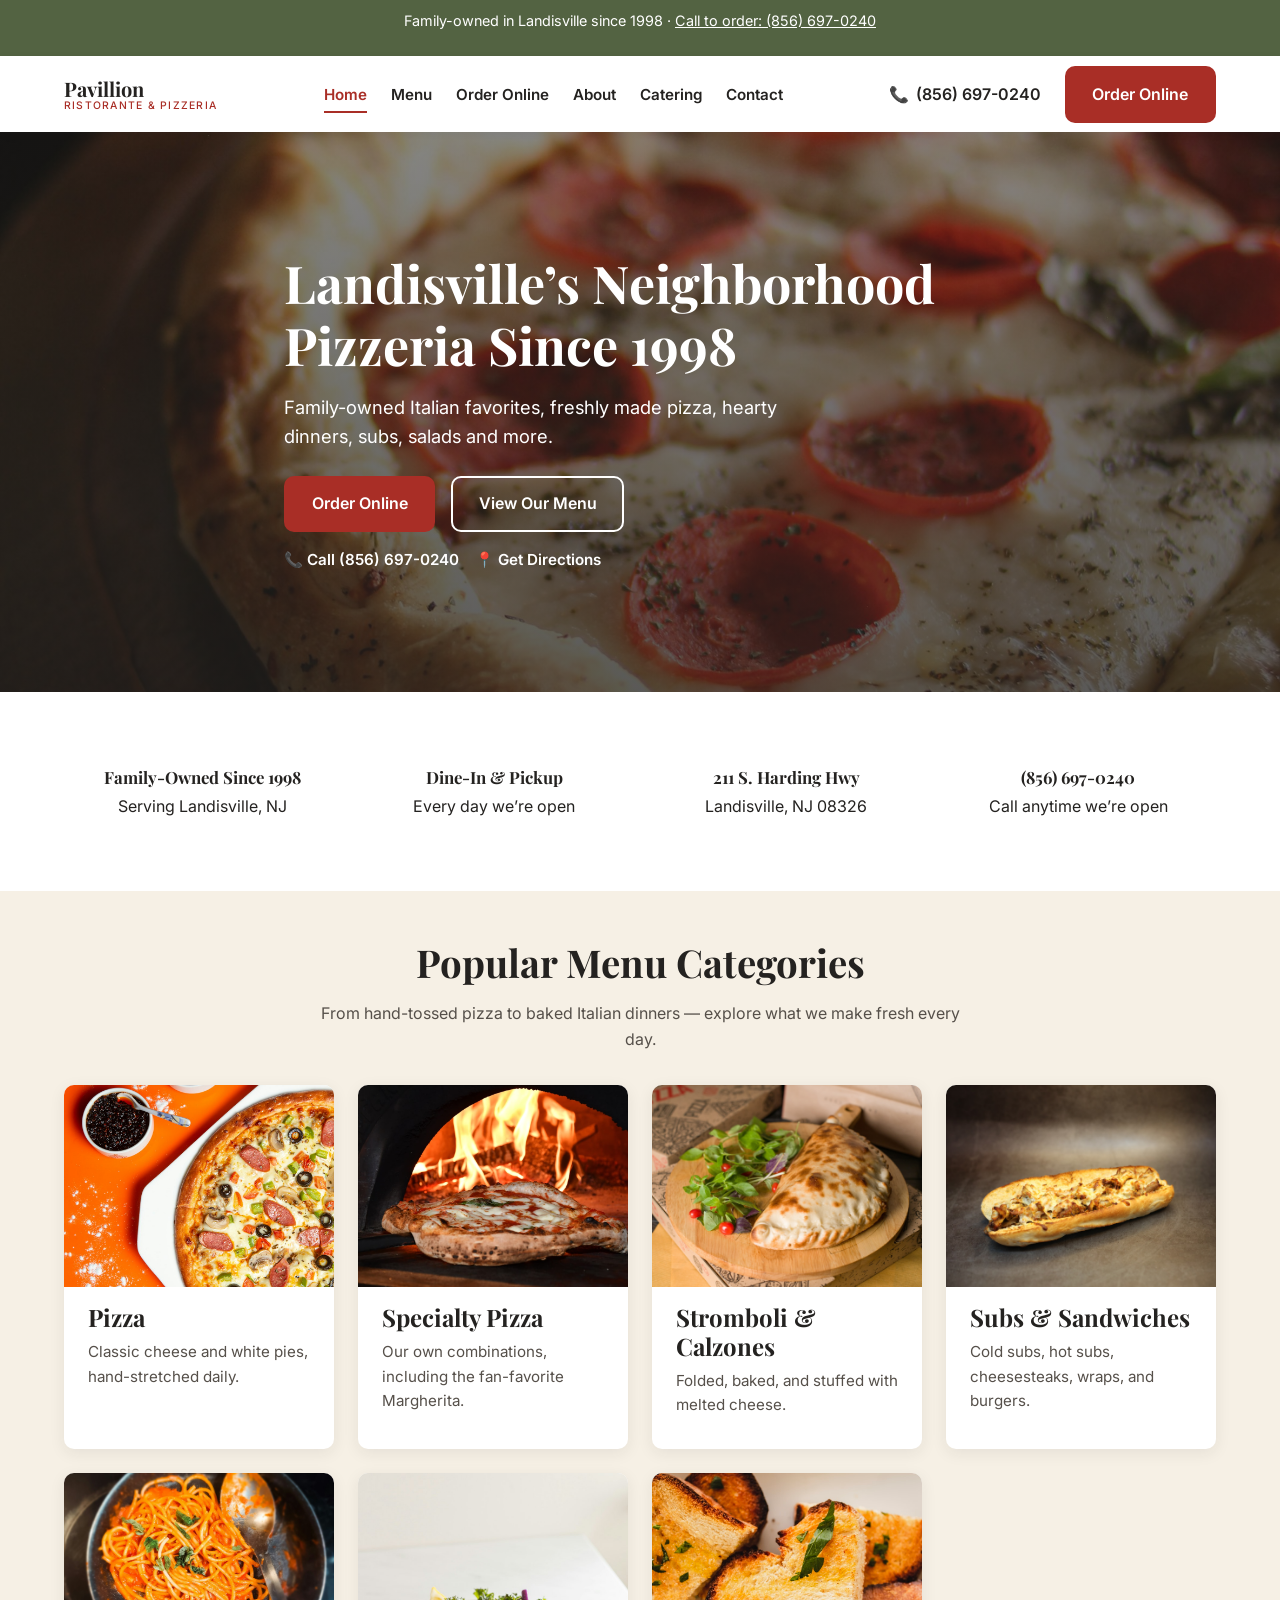
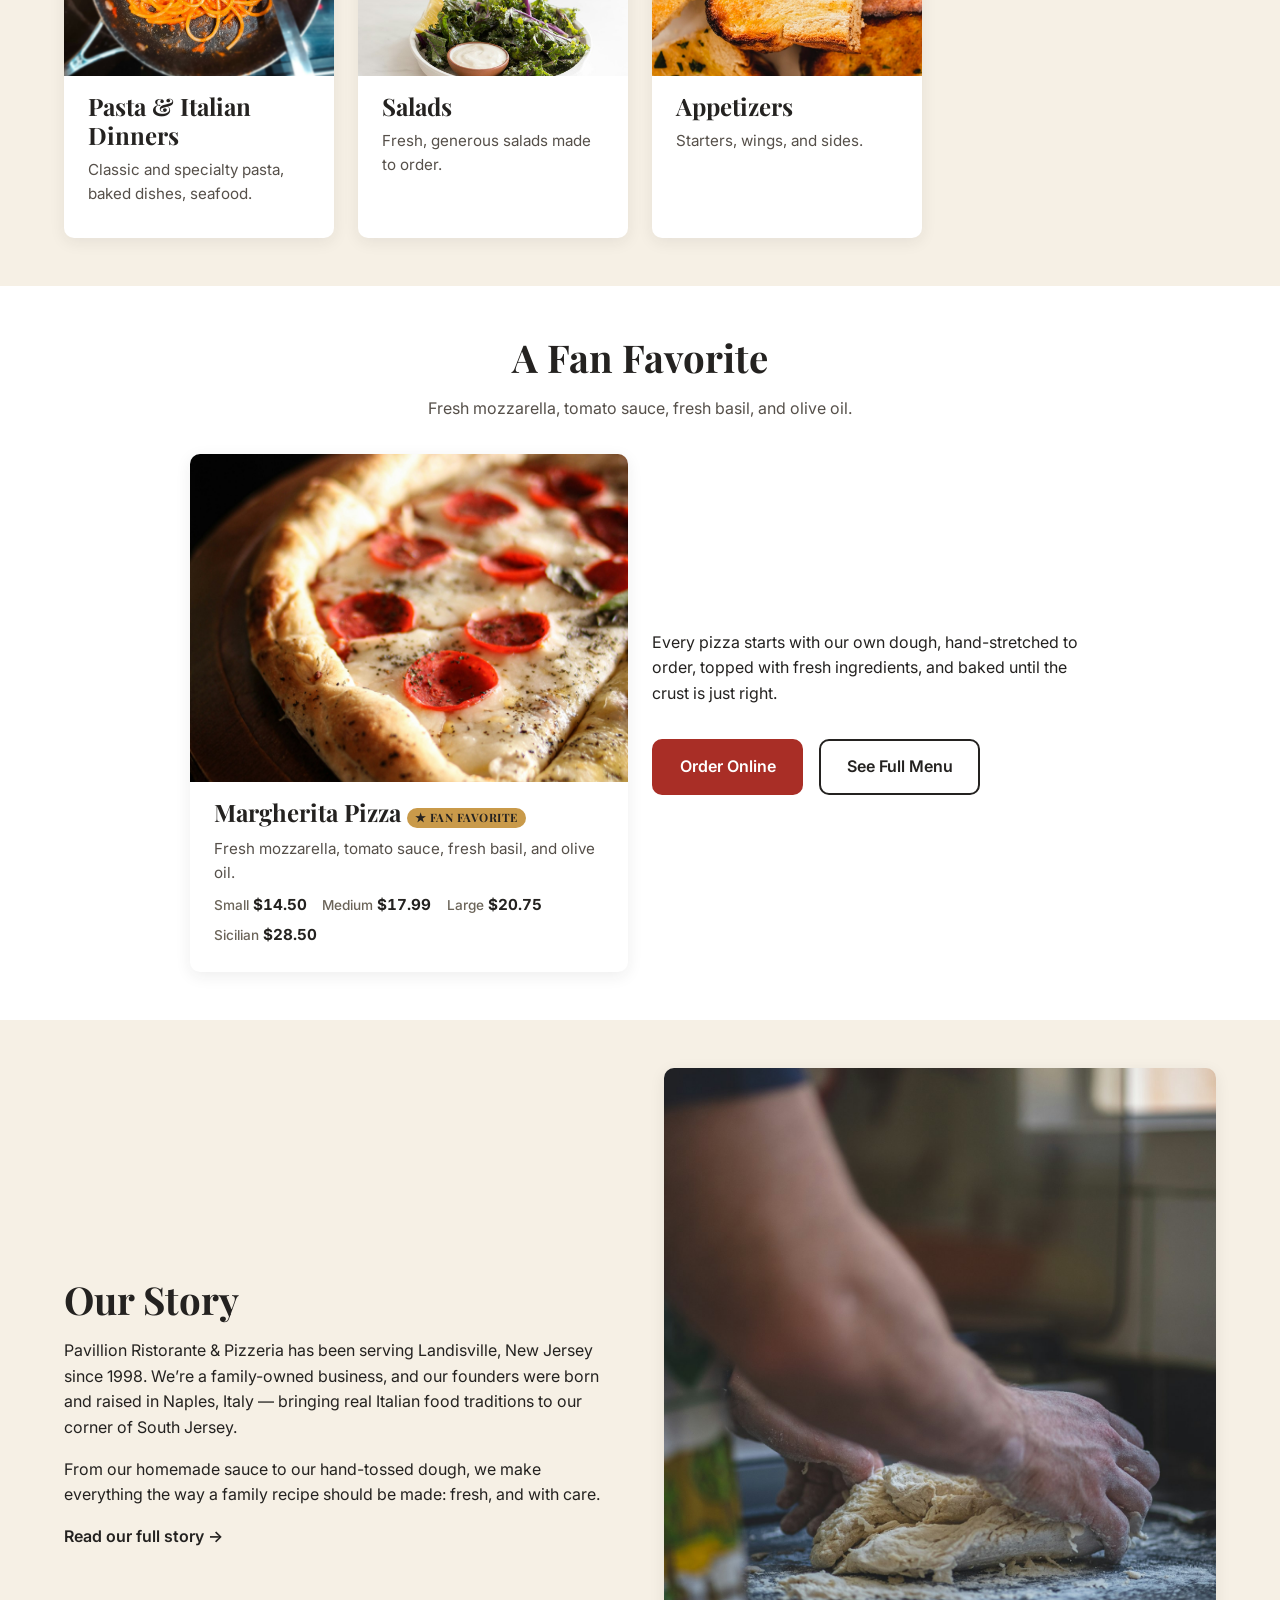
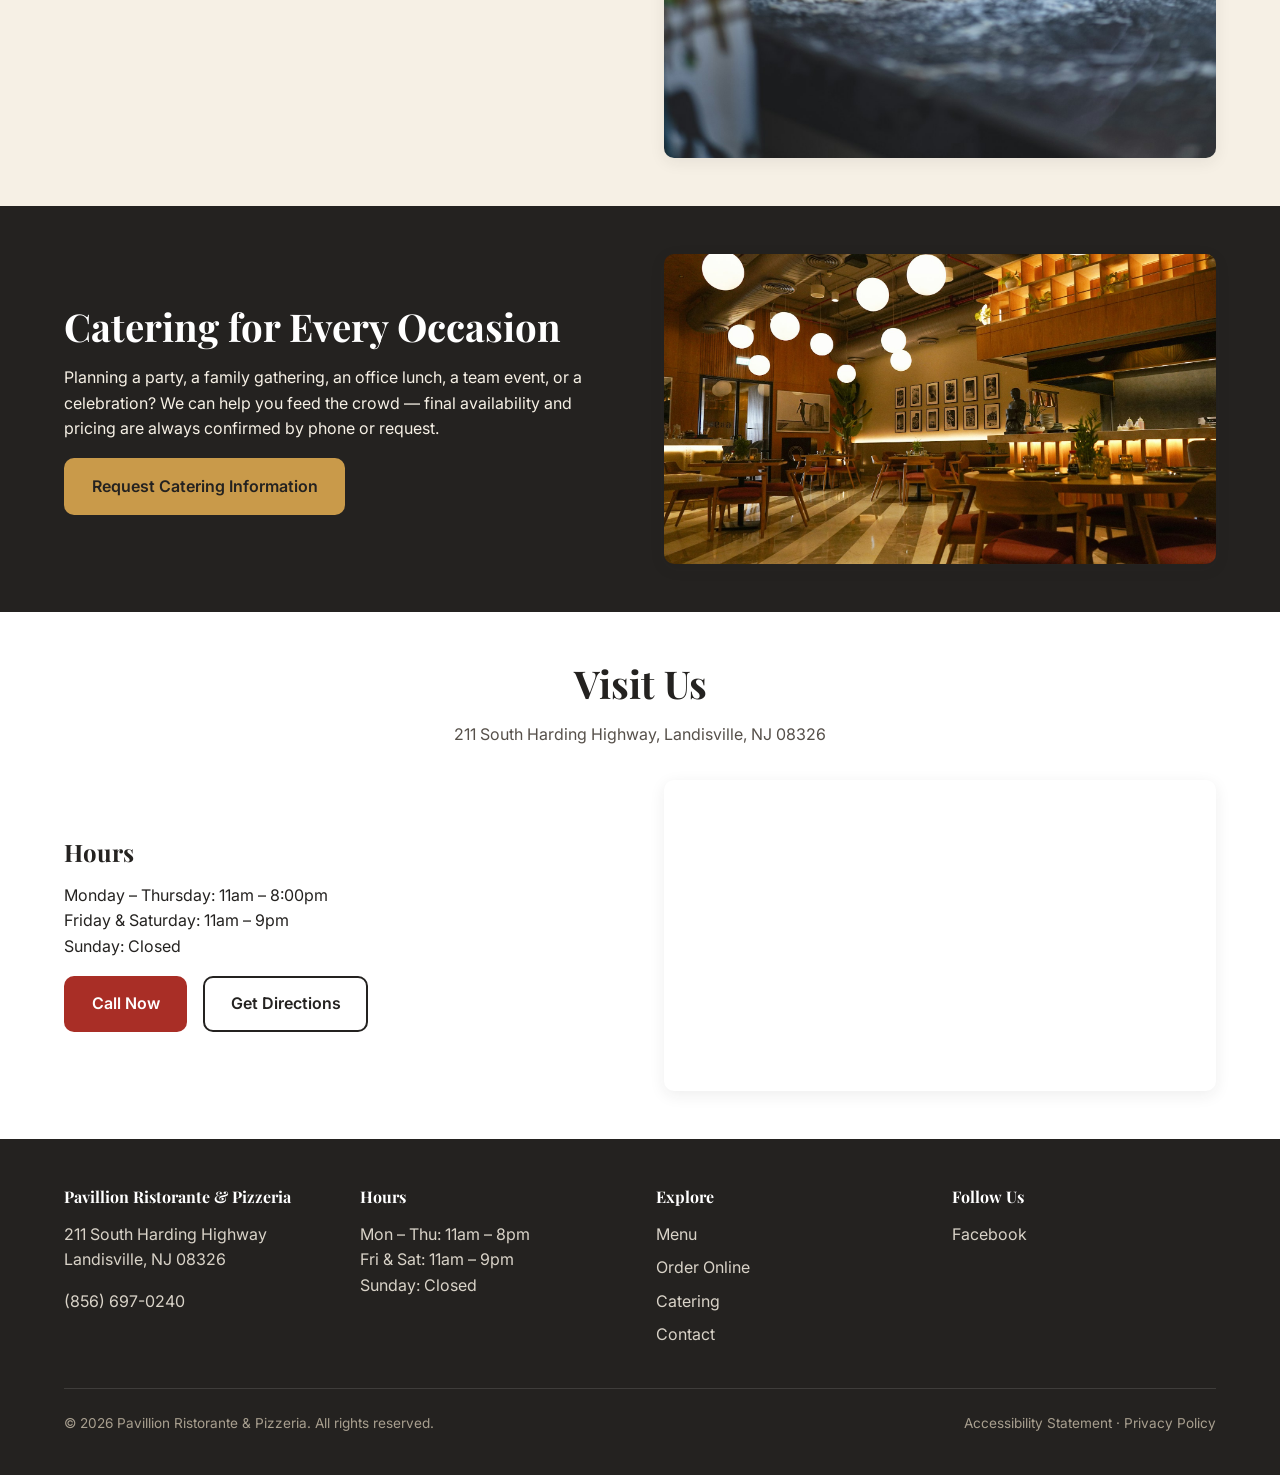
<file: docs/index.html>
<!DOCTYPE html>
<html lang="en">
<head>
<meta charset="UTF-8">
<meta name="viewport" content="width=device-width, initial-scale=1.0">
<title>Pavillion Pizza | Pizza &amp; Italian Food in Landisville, NJ</title>
<meta name="description" content="Enjoy pizza, subs, salads, pasta and Italian dinners at Pavillion Ristorante &amp; Pizzeria in Landisville, New Jersey. Family-owned since 1998.">
<link rel="canonical" href="https://nolandglitch.github.io/pavillion-pizza-website/">
<link rel="preconnect" href="https://fonts.googleapis.com">
<link rel="preconnect" href="https://fonts.gstatic.com" crossorigin>
<link href="https://fonts.googleapis.com/css2?family=Playfair+Display:wght@600;700&family=Inter:wght@400;500;600;700&display=swap" rel="stylesheet">
<link rel="stylesheet" href="assets/css/style.css">
<script type="application/ld+json">
{
  "@context": "https://schema.org",
  "@type": "Restaurant",
  "name": "Pavillion Ristorante & Pizzeria",
  "address": {
    "@type": "PostalAddress",
    "streetAddress": "211 South Harding Highway",
    "addressLocality": "Landisville",
    "addressRegion": "NJ",
    "postalCode": "08326",
    "addressCountry": "US"
  },
  "telephone": "+1-856-697-0240",
  "servesCuisine": ["Italian", "Pizza"],
  "priceRange": "$$",
  "openingHoursSpecification": [
    { "@type": "OpeningHoursSpecification", "dayOfWeek": ["Monday","Tuesday","Wednesday","Thursday"], "opens": "11:00", "closes": "20:00" },
    { "@type": "OpeningHoursSpecification", "dayOfWeek": ["Friday","Saturday"], "opens": "11:00", "closes": "21:00" }
  ]
}
</script>
</head>
<body>
<a class="skip-link" href="#main">Skip to main content</a>

<div class="announcement-bar" id="announcementBar">
  <p>Family-owned in Landisville since 1998 &middot; <a href="tel:+18566970240">Call to order: (856) 697-0240</a></p>
</div>

<header class="site-header">
  <div class="container">
    <a href="index.html" class="logo">Pavillion<span>Ristorante &amp; Pizzeria</span></a>
    <nav class="main-nav" aria-label="Main navigation">
      <ul>
        <li><a href="index.html" aria-current="page">Home</a></li>
        <li><a href="menu.html">Menu</a></li>
        <li><a href="order-online.html">Order Online</a></li>
        <li><a href="about.html">About</a></li>
        <li><a href="catering.html">Catering</a></li>
        <li><a href="contact.html">Contact</a></li>
      </ul>
    </nav>
    <div class="header-actions">
      <a class="header-call" href="tel:+18566970240" id="headerCallLink"><span aria-hidden="true">&#128222;</span> (856) 697-0240</a>
      <a class="btn btn-primary" href="order-online.html" id="headerOrderButton">Order Online</a>
    </div>
    <button class="mobile-menu-toggle" id="mobileMenuToggle" aria-label="Open menu" aria-expanded="false" aria-controls="mobileNav"><span></span></button>
  </div>
  <nav class="mobile-nav" id="mobileNav" aria-label="Mobile navigation">
    <a href="index.html" aria-current="page">Home</a>
    <a href="menu.html">Menu</a>
    <a href="order-online.html">Order Online</a>
    <a href="about.html">About</a>
    <a href="catering.html">Catering</a>
    <a href="contact.html">Contact</a>
    <a class="btn btn-primary btn-block" href="order-online.html">Order Online</a>
  </nav>
</header>

<main id="main">

  <section class="hero" style="background-image:url('assets/images/pavillion-cheese-pepperoni-pizza-hero.jpg');">
    <div class="container">
      <h1>Landisville&rsquo;s Neighborhood Pizzeria Since 1998</h1>
      <p class="lead">Family-owned Italian favorites, freshly made pizza, hearty dinners, subs, salads and more.</p>
      <div class="btn-row">
        <a class="btn btn-primary" href="order-online.html">Order Online</a>
        <a class="btn btn-ghost" href="menu.html">View Our Menu</a>
      </div>
      <div class="hero-links">
        <a href="tel:+18566970240">&#128222; Call (856) 697-0240</a>
        <a href="https://www.google.com/maps/dir/?api=1&destination=211+South+Harding+Highway+Landisville+NJ+08326" target="_blank" rel="noopener">&#128205; Get Directions</a>
      </div>
    </div>
  </section>

  <section class="section section--tight section--white">
    <div class="container">
      <div class="quick-info">
        <div class="quick-info-item">
          <strong>Family-Owned Since 1998</strong>
          <span>Serving Landisville, NJ</span>
        </div>
        <div class="quick-info-item">
          <strong>Dine-In &amp; Pickup</strong>
          <span>Every day we&rsquo;re open</span>
        </div>
        <div class="quick-info-item">
          <strong>211 S. Harding Hwy</strong>
          <span>Landisville, NJ 08326</span>
        </div>
        <div class="quick-info-item">
          <strong>(856) 697-0240</strong>
          <span>Call anytime we&rsquo;re open</span>
        </div>
      </div>
    </div>
  </section>

  <section class="section section--cream" id="menu-categories">
    <div class="container">
      <div class="section-heading">
        <h2>Popular Menu Categories</h2>
        <p>From hand-tossed pizza to baked Italian dinners &mdash; explore what we make fresh every day.</p>
      </div>
      <div class="grid grid--4">
        <a class="card" href="menu.html#category-pizza">
          <div class="card-image"><img src="assets/images/pavillion-pizza-category-card.jpg" alt="Pepperoni and cheese pizza on a rustic table, ready to serve" loading="lazy" width="800" height="600"></div>
          <div class="card-body"><h3>Pizza</h3><p>Classic cheese and white pies, hand-stretched daily.</p></div>
        </a>
        <a class="card" href="menu.html#category-specialty-pizza">
          <div class="card-image"><img src="assets/images/pavillion-specialty-pizza-card.jpg" alt="Specialty pizza with fresh toppings on a rustic wooden table" loading="lazy" width="800" height="600"></div>
          <div class="card-body"><h3>Specialty Pizza</h3><p>Our own combinations, including the fan-favorite Margherita.</p></div>
        </a>
        <a class="card" href="menu.html#category-stromboli-and-calzones">
          <div class="card-image"><img src="assets/images/stromboli-calzone.jpg" alt="A baked calzone on a wooden board, sliced to show melted cheese inside" loading="lazy" width="800" height="600"></div>
          <div class="card-body"><h3>Stromboli &amp; Calzones</h3><p>Folded, baked, and stuffed with melted cheese.</p></div>
        </a>
        <a class="card" href="menu.html#category-subs-and-sandwiches">
          <div class="card-image"><img src="assets/images/cheesesteak-hot-sub.jpg" alt="A cheesesteak sandwich with melted cheese on a fresh roll" loading="lazy" width="800" height="600"></div>
          <div class="card-body"><h3>Subs &amp; Sandwiches</h3><p>Cold subs, hot subs, cheesesteaks, wraps, and burgers.</p></div>
        </a>
        <a class="card" href="menu.html#category-pasta-and-italian-dinners">
          <div class="card-image"><img src="assets/images/italian-pasta-dinner.jpg" alt="A plate of Italian pasta with tomato sauce, garnished with basil" loading="lazy" width="800" height="600"></div>
          <div class="card-body"><h3>Pasta &amp; Italian Dinners</h3><p>Classic and specialty pasta, baked dishes, seafood.</p></div>
        </a>
        <a class="card" href="menu.html#category-salads">
          <div class="card-image"><img src="assets/images/fresh-salad-category-card.jpg" alt="A fresh green salad served in a white bowl" loading="lazy" width="800" height="600"></div>
          <div class="card-body"><h3>Salads</h3><p>Fresh, generous salads made to order.</p></div>
        </a>
        <a class="card" href="menu.html#category-appetizers">
          <div class="card-image"><img src="assets/images/pavillion-garlic-bread.jpg" alt="Toasted garlic bread with melted butter and herbs" loading="lazy" width="800" height="600"></div>
          <div class="card-body"><h3>Appetizers</h3><p>Starters, wings, and sides.</p></div>
        </a>
      </div>
    </div>
  </section>

  <section class="section section--white">
    <div class="container">
      <div class="section-heading">
        <h2>A Fan Favorite</h2>
        <p>Fresh mozzarella, tomato sauce, fresh basil, and olive oil.</p>
      </div>
      <div class="grid grid--2" style="max-width:900px;margin:0 auto;">
        <div class="card">
          <div class="card-image"><img src="assets/images/pavillion-cheese-pepperoni-pizza-hero.jpg" alt="Close-up of a fresh pizza with melted cheese and crisp crust" loading="lazy" width="800" height="600"></div>
          <div class="card-body">
            <h3>Margherita Pizza <span class="badge">&#9733; Fan Favorite</span></h3>
            <p>Fresh mozzarella, tomato sauce, fresh basil, and olive oil.</p>
            <div class="menu-item-prices">
              <span><span class="price-label">Small</span>$14.50</span>
              <span><span class="price-label">Medium</span>$17.99</span>
              <span><span class="price-label">Large</span>$20.75</span>
              <span><span class="price-label">Sicilian</span>$28.50</span>
            </div>
          </div>
        </div>
        <div style="display:flex;flex-direction:column;justify-content:center;gap:1rem;">
          <p>Every pizza starts with our own dough, hand-stretched to order, topped with fresh ingredients, and baked until the crust is just right.</p>
          <div class="btn-row">
            <a class="btn btn-primary" href="order-online.html">Order Online</a>
            <a class="btn btn-secondary" href="menu.html">See Full Menu</a>
          </div>
        </div>
      </div>
    </div>
  </section>

  <section class="section section--cream">
    <div class="container">
      <div class="split">
        <div>
          <h2>Our Story</h2>
          <p>Pavillion Ristorante &amp; Pizzeria has been serving Landisville, New Jersey since 1998. We&rsquo;re a family-owned business, and our founders were born and raised in Naples, Italy &mdash; bringing real Italian food traditions to our corner of South Jersey.</p>
          <p>From our homemade sauce to our hand-tossed dough, we make everything the way a family recipe should be made: fresh, and with care.</p>
          <a class="link-inline" href="about.html">Read our full story &rarr;</a>
        </div>
        <img src="assets/images/hand-tossed-dough-prep.jpg" alt="Hands kneading fresh pizza dough on a floured surface" loading="lazy" width="900" height="675">
      </div>
    </div>
  </section>

  <section class="section section--charcoal">
    <div class="container">
      <div class="split split--reverse">
        <img src="assets/images/warm-italian-dining-room.jpg" alt="A warm, casual dining room set with tables and chairs" loading="lazy" width="900" height="600">
        <div>
          <h2>Catering for Every Occasion</h2>
          <p>Planning a party, a family gathering, an office lunch, a team event, or a celebration? We can help you feed the crowd &mdash; final availability and pricing are always confirmed by phone or request.</p>
          <a class="btn btn-gold" href="catering.html">Request Catering Information</a>
        </div>
      </div>
    </div>
  </section>

  <!--
    Testimonials section intentionally omitted: no real customer reviews
    were available to include, and per project policy, none were
    fabricated. Add a real testimonials section here once reviews are
    supplied — see CONTENT_NEEDED.md.
  -->

  <section class="section section--white" id="location">
    <div class="container">
      <div class="section-heading">
        <h2>Visit Us</h2>
        <p>211 South Harding Highway, Landisville, NJ 08326</p>
      </div>
      <div class="split">
        <div>
          <h3>Hours</h3>
          <p>Monday &ndash; Thursday: 11am &ndash; 8:00pm<br>
          Friday &amp; Saturday: 11am &ndash; 9pm<br>
          Sunday: Closed</p>
          <div class="btn-row">
            <a class="btn btn-primary" href="tel:+18566970240">Call Now</a>
            <a class="btn btn-secondary" href="https://www.google.com/maps/dir/?api=1&destination=211+South+Harding+Highway+Landisville+NJ+08326" target="_blank" rel="noopener">Get Directions</a>
          </div>
        </div>
        <iframe class="map-frame" title="Map to Pavillion Ristorante & Pizzeria" loading="lazy" src="https://www.google.com/maps?q=211+South+Harding+Highway,+Landisville,+NJ+08326&output=embed"></iframe>
      </div>
    </div>
  </section>

</main>

<footer class="site-footer">
  <div class="container">
    <div class="footer-grid">
      <div>
        <h4>Pavillion Ristorante &amp; Pizzeria</h4>
        <p>211 South Harding Highway<br>Landisville, NJ 08326</p>
        <p><a href="tel:+18566970240">(856) 697-0240</a></p>
      </div>
      <div>
        <h4>Hours</h4>
        <p>Mon &ndash; Thu: 11am &ndash; 8pm<br>Fri &amp; Sat: 11am &ndash; 9pm<br>Sunday: Closed</p>
      </div>
      <div>
        <h4>Explore</h4>
        <ul class="footer-links">
          <li><a href="menu.html">Menu</a></li>
          <li><a href="order-online.html">Order Online</a></li>
          <li><a href="catering.html">Catering</a></li>
          <li><a href="contact.html">Contact</a></li>
        </ul>
      </div>
      <div>
        <h4>Follow Us</h4>
        <ul class="footer-links">
          <li><a href="https://www.facebook.com/people/Pavillion-Pizza/61551833757232/" target="_blank" rel="noopener">Facebook</a></li>
        </ul>
      </div>
    </div>
    <div class="footer-bottom">
      <p>&copy; <span data-current-year></span> Pavillion Ristorante &amp; Pizzeria. All rights reserved.</p>
      <p><a href="accessibility.html">Accessibility Statement</a> &middot; <a href="privacy.html">Privacy Policy</a></p>
    </div>
  </div>
</footer>

<div class="mobile-action-bar">
  <a href="tel:+18566970240"><span class="icon" aria-hidden="true">&#128222;</span>Call</a>
  <a href="menu.html"><span class="icon" aria-hidden="true">&#127829;</span>Menu</a>
  <a href="order-online.html"><span class="icon" aria-hidden="true">&#128717;</span>Order</a>
</div>
<button class="jump-top" id="jumpTop" aria-label="Back to top">&uarr;</button>

<script src="assets/js/main.js"></script>
</body>
</html>
</file>
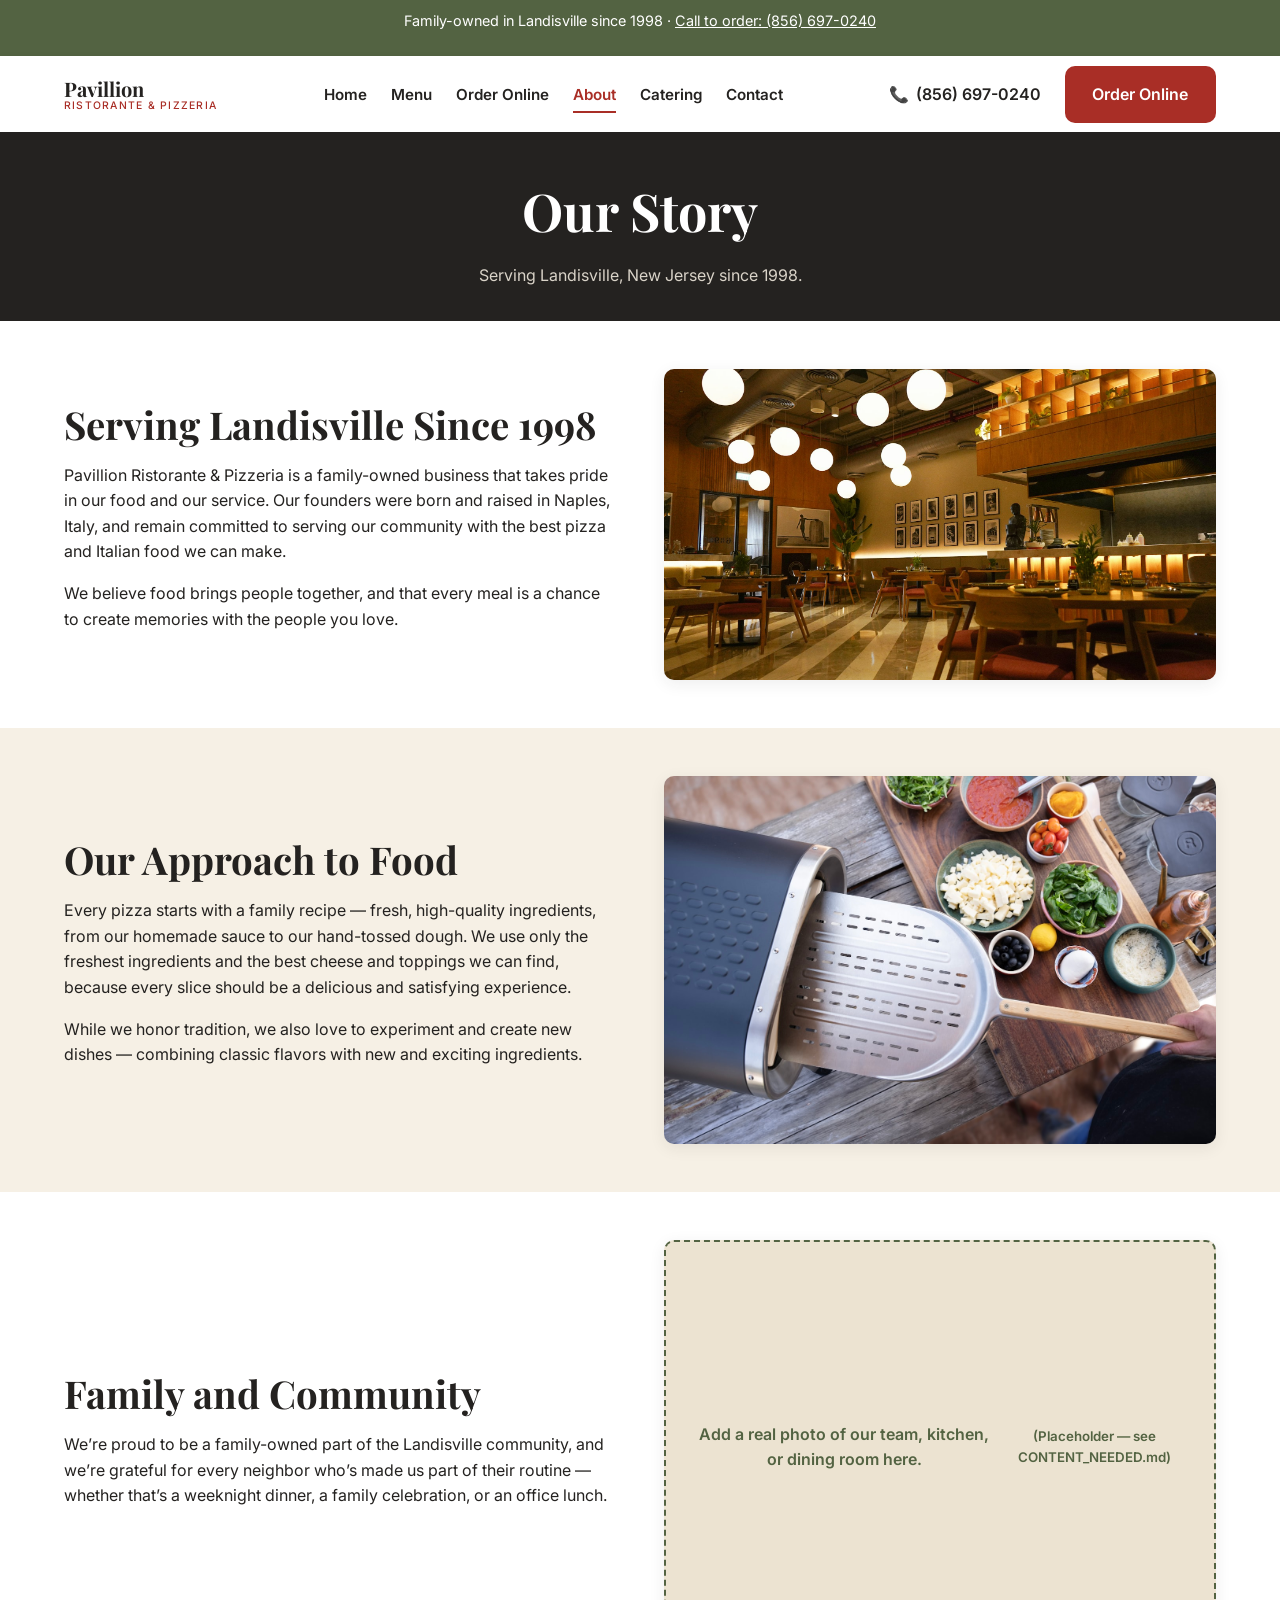
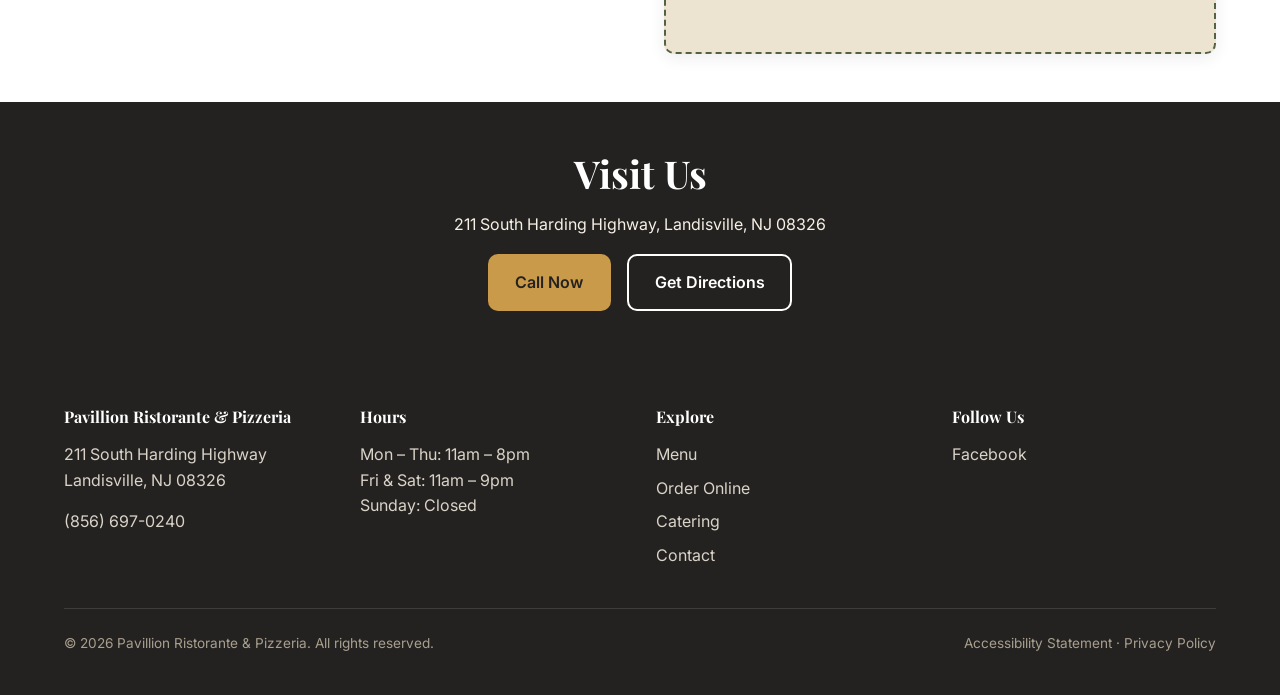
<file: docs/about.html>
<!DOCTYPE html>
<html lang="en">
<head>
<meta charset="UTF-8">
<meta name="viewport" content="width=device-width, initial-scale=1.0">
<title>About Us | Pavillion Ristorante &amp; Pizzeria Since 1998</title>
<meta name="description" content="Family-owned and serving Landisville, NJ since 1998. Learn the story behind Pavillion Ristorante & Pizzeria and our approach to Italian food.">
<link rel="preconnect" href="https://fonts.googleapis.com">
<link rel="preconnect" href="https://fonts.gstatic.com" crossorigin>
<link href="https://fonts.googleapis.com/css2?family=Playfair+Display:wght@600;700&family=Inter:wght@400;500;600;700&display=swap" rel="stylesheet">
<link rel="stylesheet" href="assets/css/style.css">
</head>
<body>
<a class="skip-link" href="#main">Skip to main content</a>

<div class="announcement-bar">
  <p>Family-owned in Landisville since 1998 &middot; <a href="tel:+18566970240">Call to order: (856) 697-0240</a></p>
</div>

<header class="site-header">
  <div class="container">
    <a href="index.html" class="logo">Pavillion<span>Ristorante &amp; Pizzeria</span></a>
    <nav class="main-nav" aria-label="Main navigation">
      <ul>
        <li><a href="index.html">Home</a></li>
        <li><a href="menu.html">Menu</a></li>
        <li><a href="order-online.html">Order Online</a></li>
        <li><a href="about.html" aria-current="page">About</a></li>
        <li><a href="catering.html">Catering</a></li>
        <li><a href="contact.html">Contact</a></li>
      </ul>
    </nav>
    <div class="header-actions">
      <a class="header-call" href="tel:+18566970240"><span aria-hidden="true">&#128222;</span> (856) 697-0240</a>
      <a class="btn btn-primary" href="order-online.html">Order Online</a>
    </div>
    <button class="mobile-menu-toggle" id="mobileMenuToggle" aria-label="Open menu" aria-expanded="false" aria-controls="mobileNav"><span></span></button>
  </div>
  <nav class="mobile-nav" id="mobileNav" aria-label="Mobile navigation">
    <a href="index.html">Home</a>
    <a href="menu.html">Menu</a>
    <a href="order-online.html">Order Online</a>
    <a href="about.html" aria-current="page">About</a>
    <a href="catering.html">Catering</a>
    <a href="contact.html">Contact</a>
    <a class="btn btn-primary btn-block" href="order-online.html">Order Online</a>
  </nav>
</header>

<main id="main">

  <div class="page-hero">
    <div class="container">
      <h1>Our Story</h1>
      <p>Serving Landisville, New Jersey since 1998.</p>
    </div>
  </div>

  <section class="section section--white">
    <div class="container">
      <div class="split">
        <div>
          <h2>Serving Landisville Since 1998</h2>
          <p>Pavillion Ristorante &amp; Pizzeria is a family-owned business that takes pride in our food and our service. Our founders were born and raised in Naples, Italy, and remain committed to serving our community with the best pizza and Italian food we can make.</p>
          <p>We believe food brings people together, and that every meal is a chance to create memories with the people you love.</p>
        </div>
        <img src="assets/images/warm-italian-dining-room.jpg" alt="A warm, casual dining room set with tables and chairs" loading="lazy" width="900" height="600">
      </div>
    </div>
  </section>

  <section class="section section--cream">
    <div class="container">
      <div class="split split--reverse">
        <img src="assets/images/fresh-italian-ingredients.jpg" alt="Fresh cheese being grated by hand during food preparation" loading="lazy" width="900" height="600">
        <div>
          <h2>Our Approach to Food</h2>
          <p>Every pizza starts with a family recipe &mdash; fresh, high-quality ingredients, from our homemade sauce to our hand-tossed dough. We use only the freshest ingredients and the best cheese and toppings we can find, because every slice should be a delicious and satisfying experience.</p>
          <p>While we honor tradition, we also love to experiment and create new dishes &mdash; combining classic flavors with new and exciting ingredients.</p>
        </div>
      </div>
    </div>
  </section>

  <section class="section section--white">
    <div class="container">
      <div class="split">
        <div>
          <h2>Family and Community</h2>
          <p>We&rsquo;re proud to be a family-owned part of the Landisville community, and we&rsquo;re grateful for every neighbor who&rsquo;s made us part of their routine &mdash; whether that&rsquo;s a weeknight dinner, a family celebration, or an office lunch.</p>
        </div>
        <div class="placeholder-photo">
          Add a real photo of our team, kitchen, or dining room here.<br><small>(Placeholder &mdash; see CONTENT_NEEDED.md)</small>
        </div>
      </div>
    </div>
  </section>

  <section class="section section--charcoal text-center">
    <div class="container">
      <h2>Visit Us</h2>
      <p>211 South Harding Highway, Landisville, NJ 08326</p>
      <div class="btn-row" style="justify-content:center;">
        <a class="btn btn-gold" href="tel:+18566970240">Call Now</a>
        <a class="btn btn-ghost" href="https://www.google.com/maps/dir/?api=1&destination=211+South+Harding+Highway+Landisville+NJ+08326" target="_blank" rel="noopener">Get Directions</a>
      </div>
    </div>
  </section>

</main>

<footer class="site-footer">
  <div class="container">
    <div class="footer-grid">
      <div>
        <h4>Pavillion Ristorante &amp; Pizzeria</h4>
        <p>211 South Harding Highway<br>Landisville, NJ 08326</p>
        <p><a href="tel:+18566970240">(856) 697-0240</a></p>
      </div>
      <div>
        <h4>Hours</h4>
        <p>Mon &ndash; Thu: 11am &ndash; 8pm<br>Fri &amp; Sat: 11am &ndash; 9pm<br>Sunday: Closed</p>
      </div>
      <div>
        <h4>Explore</h4>
        <ul class="footer-links">
          <li><a href="menu.html">Menu</a></li>
          <li><a href="order-online.html">Order Online</a></li>
          <li><a href="catering.html">Catering</a></li>
          <li><a href="contact.html">Contact</a></li>
        </ul>
      </div>
      <div>
        <h4>Follow Us</h4>
        <ul class="footer-links">
          <li><a href="https://www.facebook.com/people/Pavillion-Pizza/61551833757232/" target="_blank" rel="noopener">Facebook</a></li>
        </ul>
      </div>
    </div>
    <div class="footer-bottom">
      <p>&copy; <span data-current-year></span> Pavillion Ristorante &amp; Pizzeria. All rights reserved.</p>
      <p><a href="accessibility.html">Accessibility Statement</a> &middot; <a href="privacy.html">Privacy Policy</a></p>
    </div>
  </div>
</footer>

<div class="mobile-action-bar">
  <a href="tel:+18566970240"><span class="icon" aria-hidden="true">&#128222;</span>Call</a>
  <a href="menu.html"><span class="icon" aria-hidden="true">&#127829;</span>Menu</a>
  <a href="order-online.html"><span class="icon" aria-hidden="true">&#128717;</span>Order</a>
</div>
<button class="jump-top" id="jumpTop" aria-label="Back to top">&uarr;</button>

<script src="assets/js/main.js"></script>
</body>
</html>
</file>
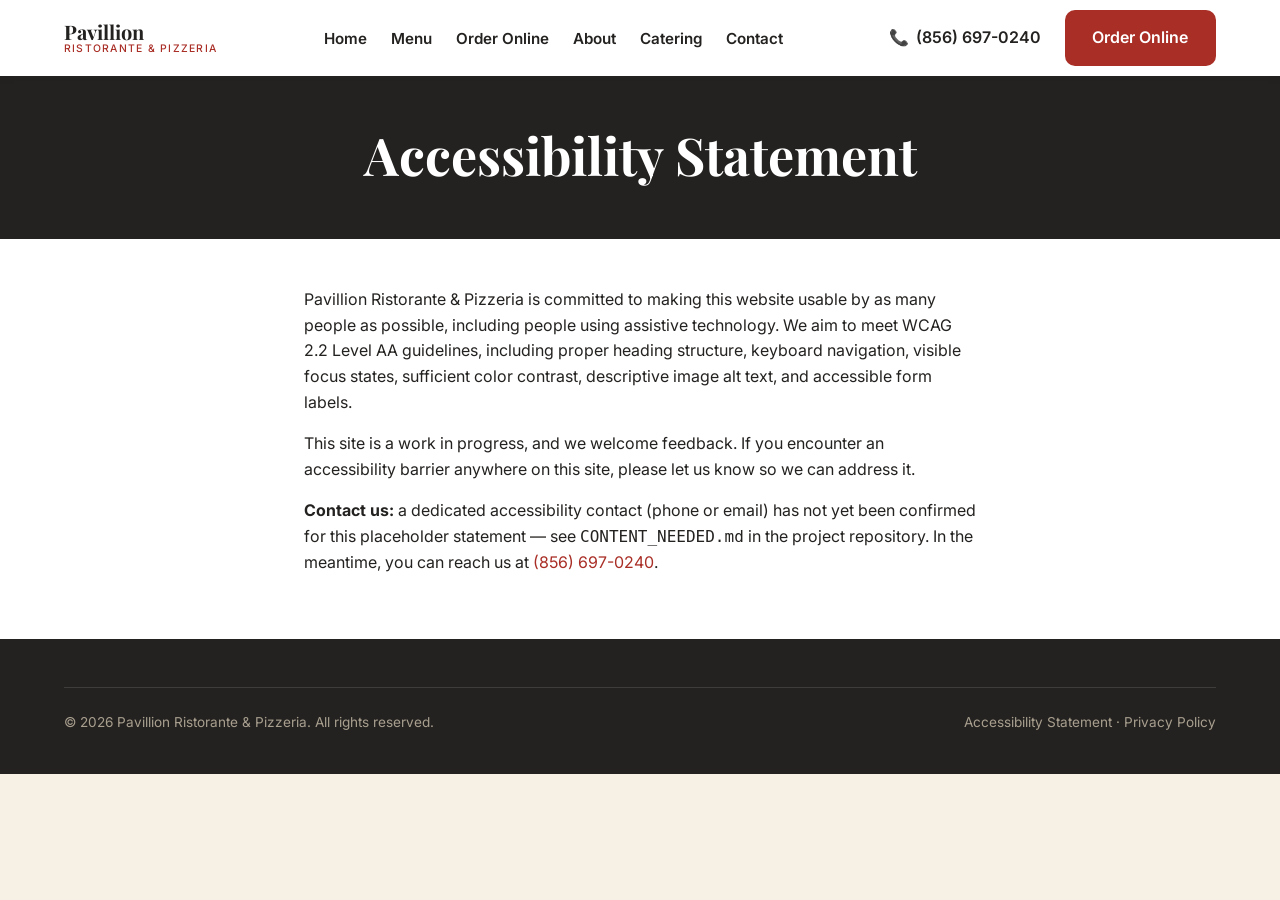
<file: docs/accessibility.html>
<!DOCTYPE html>
<html lang="en">
<head>
<meta charset="UTF-8">
<meta name="viewport" content="width=device-width, initial-scale=1.0">
<title>Accessibility Statement | Pavillion Ristorante &amp; Pizzeria</title>
<meta name="description" content="Accessibility statement for the Pavillion Ristorante & Pizzeria website.">
<link rel="preconnect" href="https://fonts.googleapis.com">
<link rel="preconnect" href="https://fonts.gstatic.com" crossorigin>
<link href="https://fonts.googleapis.com/css2?family=Playfair+Display:wght@600;700&family=Inter:wght@400;500;600;700&display=swap" rel="stylesheet">
<link rel="stylesheet" href="assets/css/style.css">
</head>
<body>
<a class="skip-link" href="#main">Skip to main content</a>

<header class="site-header">
  <div class="container">
    <a href="index.html" class="logo">Pavillion<span>Ristorante &amp; Pizzeria</span></a>
    <nav class="main-nav" aria-label="Main navigation">
      <ul>
        <li><a href="index.html">Home</a></li>
        <li><a href="menu.html">Menu</a></li>
        <li><a href="order-online.html">Order Online</a></li>
        <li><a href="about.html">About</a></li>
        <li><a href="catering.html">Catering</a></li>
        <li><a href="contact.html">Contact</a></li>
      </ul>
    </nav>
    <div class="header-actions">
      <a class="header-call" href="tel:+18566970240"><span aria-hidden="true">&#128222;</span> (856) 697-0240</a>
      <a class="btn btn-primary" href="order-online.html">Order Online</a>
    </div>
    <button class="mobile-menu-toggle" id="mobileMenuToggle" aria-label="Open menu" aria-expanded="false" aria-controls="mobileNav"><span></span></button>
  </div>
  <nav class="mobile-nav" id="mobileNav" aria-label="Mobile navigation">
    <a href="index.html">Home</a>
    <a href="menu.html">Menu</a>
    <a href="order-online.html">Order Online</a>
    <a href="about.html">About</a>
    <a href="catering.html">Catering</a>
    <a href="contact.html">Contact</a>
    <a class="btn btn-primary btn-block" href="order-online.html">Order Online</a>
  </nav>
</header>

<main id="main">
  <div class="page-hero">
    <div class="container">
      <h1>Accessibility Statement</h1>
    </div>
  </div>
  <section class="section section--white">
    <div class="container" style="max-width:720px;">
      <p>Pavillion Ristorante &amp; Pizzeria is committed to making this website usable by as many people as possible, including people using assistive technology. We aim to meet WCAG 2.2 Level AA guidelines, including proper heading structure, keyboard navigation, visible focus states, sufficient color contrast, descriptive image alt text, and accessible form labels.</p>
      <p>This site is a work in progress, and we welcome feedback. If you encounter an accessibility barrier anywhere on this site, please let us know so we can address it.</p>
      <p><strong>Contact us:</strong> a dedicated accessibility contact (phone or email) has not yet been confirmed for this placeholder statement — see <code>CONTENT_NEEDED.md</code> in the project repository. In the meantime, you can reach us at <a href="tel:+18566970240">(856) 697-0240</a>.</p>
    </div>
  </section>
</main>

<footer class="site-footer">
  <div class="container">
    <div class="footer-bottom">
      <p>&copy; <span data-current-year></span> Pavillion Ristorante &amp; Pizzeria. All rights reserved.</p>
      <p><a href="accessibility.html">Accessibility Statement</a> &middot; <a href="privacy.html">Privacy Policy</a></p>
    </div>
  </div>
</footer>
<script src="assets/js/main.js"></script>
</body>
</html>
</file>
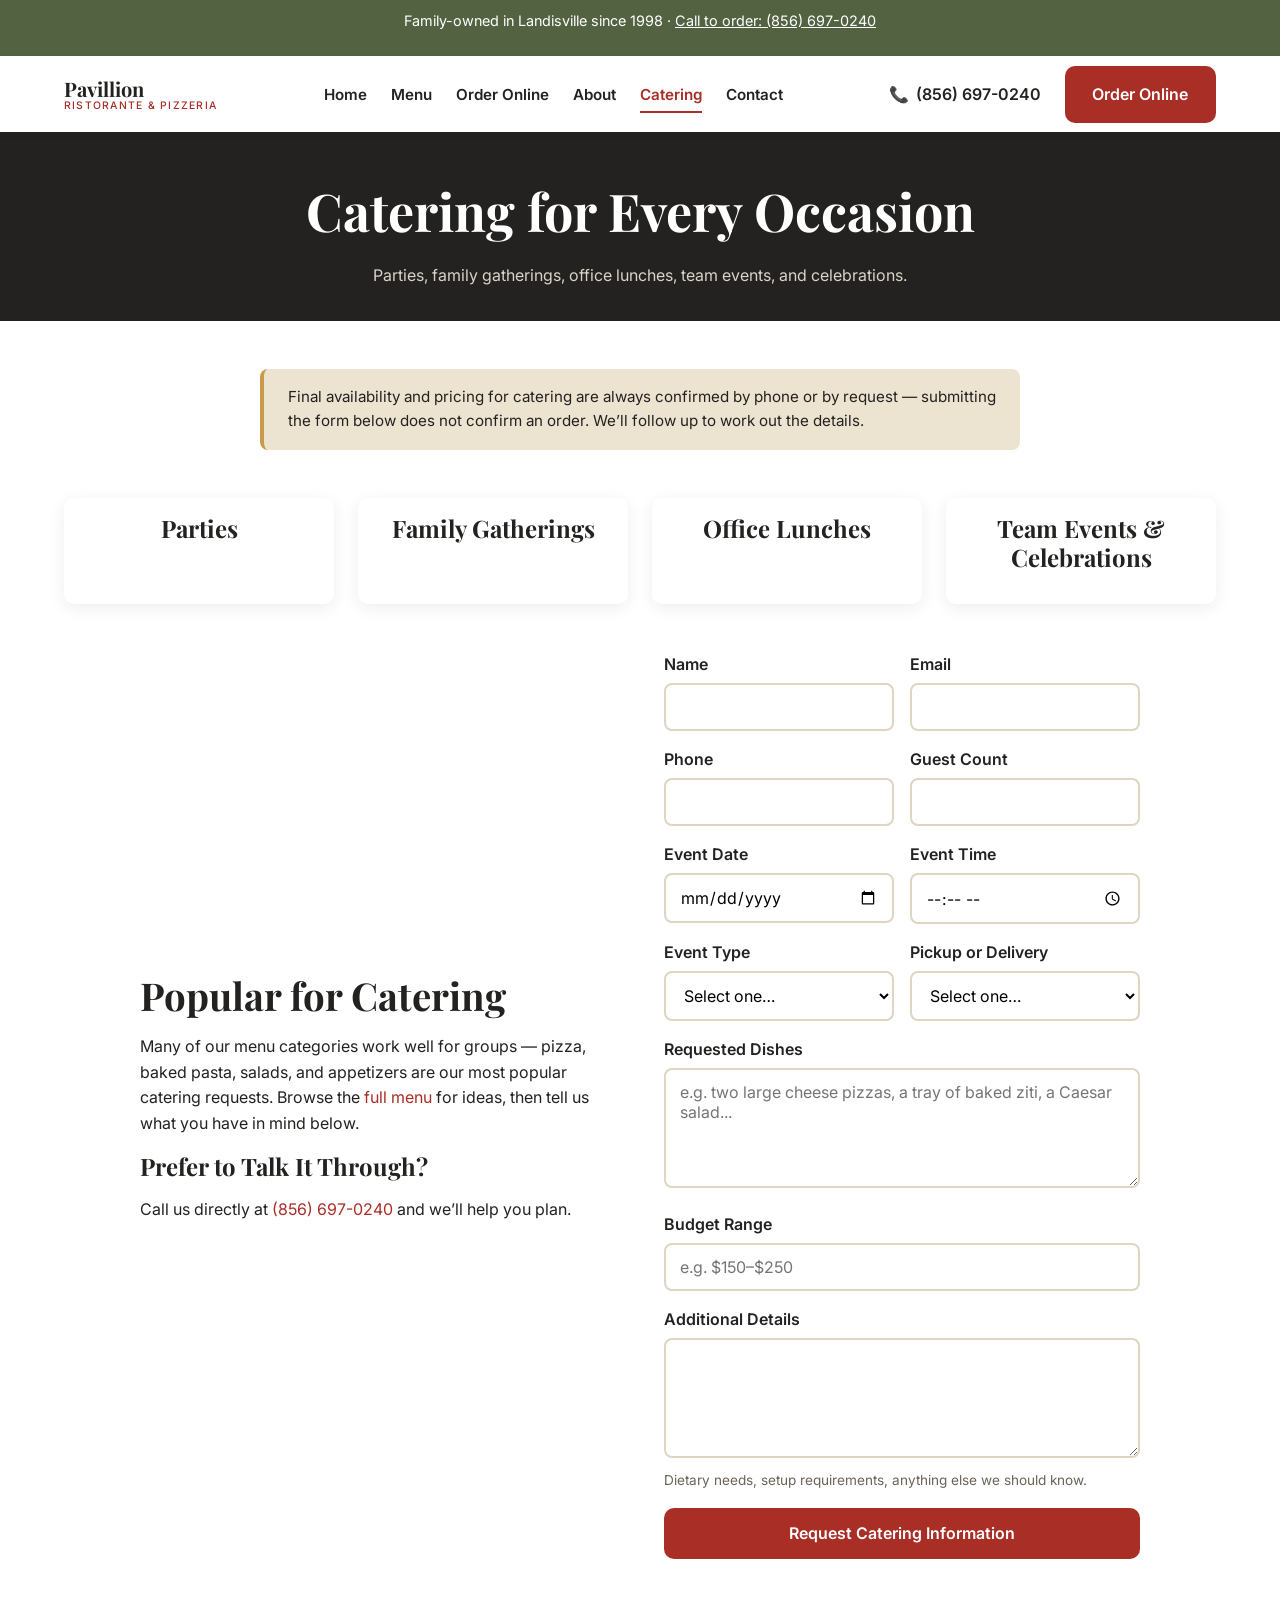
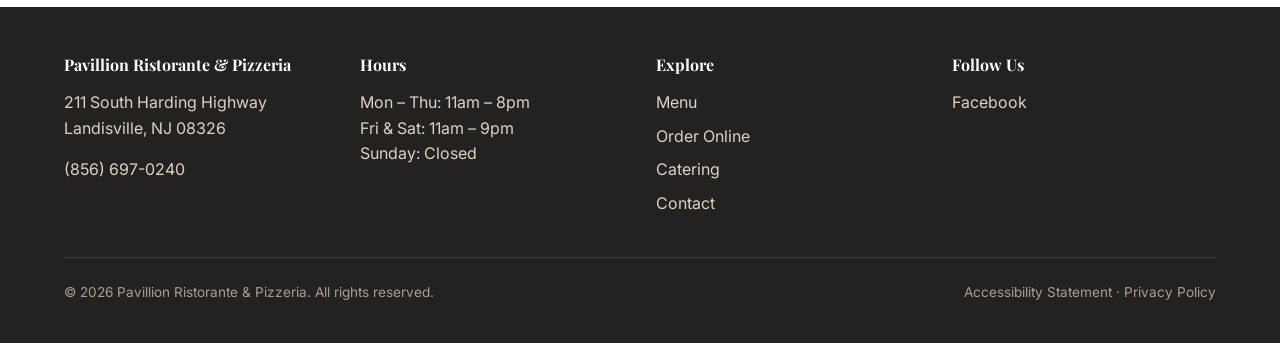
<file: docs/catering.html>
<!DOCTYPE html>
<html lang="en">
<head>
<meta charset="UTF-8">
<meta name="viewport" content="width=device-width, initial-scale=1.0">
<title>Catering | Pavillion Ristorante &amp; Pizzeria, Landisville NJ</title>
<meta name="description" content="Planning a party, office lunch, or family gathering? Pavillion Ristorante & Pizzeria in Landisville, NJ offers catering for your next event — request details today.">
<link rel="preconnect" href="https://fonts.googleapis.com">
<link rel="preconnect" href="https://fonts.gstatic.com" crossorigin>
<link href="https://fonts.googleapis.com/css2?family=Playfair+Display:wght@600;700&family=Inter:wght@400;500;600;700&display=swap" rel="stylesheet">
<link rel="stylesheet" href="assets/css/style.css">
</head>
<body>
<a class="skip-link" href="#main">Skip to main content</a>

<div class="announcement-bar">
  <p>Family-owned in Landisville since 1998 &middot; <a href="tel:+18566970240">Call to order: (856) 697-0240</a></p>
</div>

<header class="site-header">
  <div class="container">
    <a href="index.html" class="logo">Pavillion<span>Ristorante &amp; Pizzeria</span></a>
    <nav class="main-nav" aria-label="Main navigation">
      <ul>
        <li><a href="index.html">Home</a></li>
        <li><a href="menu.html">Menu</a></li>
        <li><a href="order-online.html">Order Online</a></li>
        <li><a href="about.html">About</a></li>
        <li><a href="catering.html" aria-current="page">Catering</a></li>
        <li><a href="contact.html">Contact</a></li>
      </ul>
    </nav>
    <div class="header-actions">
      <a class="header-call" href="tel:+18566970240"><span aria-hidden="true">&#128222;</span> (856) 697-0240</a>
      <a class="btn btn-primary" href="order-online.html">Order Online</a>
    </div>
    <button class="mobile-menu-toggle" id="mobileMenuToggle" aria-label="Open menu" aria-expanded="false" aria-controls="mobileNav"><span></span></button>
  </div>
  <nav class="mobile-nav" id="mobileNav" aria-label="Mobile navigation">
    <a href="index.html">Home</a>
    <a href="menu.html">Menu</a>
    <a href="order-online.html">Order Online</a>
    <a href="about.html">About</a>
    <a href="catering.html" aria-current="page">Catering</a>
    <a href="contact.html">Contact</a>
    <a class="btn btn-primary btn-block" href="order-online.html">Order Online</a>
  </nav>
</header>

<main id="main">

  <div class="page-hero">
    <div class="container">
      <h1>Catering for Every Occasion</h1>
      <p>Parties, family gatherings, office lunches, team events, and celebrations.</p>
    </div>
  </div>

  <section class="section section--white">
    <div class="container">
      <div class="form-note" style="max-width:760px;margin:0 auto 3rem;">
        Final availability and pricing for catering are always confirmed by
        phone or by request &mdash; submitting the form below does not
        confirm an order. We&rsquo;ll follow up to work out the details.
      </div>

      <div class="grid grid--4" style="margin-bottom:3rem;">
        <div class="card"><div class="card-body text-center"><h3>Parties</h3></div></div>
        <div class="card"><div class="card-body text-center"><h3>Family Gatherings</h3></div></div>
        <div class="card"><div class="card-body text-center"><h3>Office Lunches</h3></div></div>
        <div class="card"><div class="card-body text-center"><h3>Team Events &amp; Celebrations</h3></div></div>
      </div>

      <div class="split" style="max-width:1000px;margin:0 auto;">
        <div>
          <h2>Popular for Catering</h2>
          <p>Many of our menu categories work well for groups &mdash; pizza, baked pasta, salads, and appetizers are our most popular catering requests. Browse the <a href="menu.html">full menu</a> for ideas, then tell us what you have in mind below.</p>
          <h3>Prefer to Talk It Through?</h3>
          <p>Call us directly at <a href="tel:+18566970240">(856) 697-0240</a> and we&rsquo;ll help you plan.</p>
        </div>

        <div>
          <div id="cateringFormSuccess" class="form-success" role="status">Thanks &mdash; we&rsquo;ve received your request and will follow up to confirm availability and pricing.</div>
          <div id="cateringFormError" class="form-error" role="alert">Please check the highlighted fields and try again.</div>

          <form id="cateringForm" novalidate>
            <div class="form-row form-row--2">
              <div class="form-field">
                <label for="cateringName">Name</label>
                <input type="text" id="cateringName" name="name" autocomplete="name" required>
              </div>
              <div class="form-field">
                <label for="cateringEmail">Email</label>
                <input type="email" id="cateringEmail" name="email" autocomplete="email" required>
              </div>
            </div>
            <div class="form-row form-row--2">
              <div class="form-field">
                <label for="cateringPhone">Phone</label>
                <input type="tel" id="cateringPhone" name="phone" autocomplete="tel" required>
              </div>
              <div class="form-field">
                <label for="cateringGuests">Guest Count</label>
                <input type="number" id="cateringGuests" name="guestCount" min="1" required>
              </div>
            </div>
            <div class="form-row form-row--2">
              <div class="form-field">
                <label for="cateringDate">Event Date</label>
                <input type="date" id="cateringDate" name="eventDate" required>
              </div>
              <div class="form-field">
                <label for="cateringTime">Event Time</label>
                <input type="time" id="cateringTime" name="eventTime">
              </div>
            </div>
            <div class="form-row form-row--2">
              <div class="form-field">
                <label for="cateringEventType">Event Type</label>
                <select id="cateringEventType" name="eventType" required>
                  <option value="">Select one&hellip;</option>
                  <option>Party</option>
                  <option>Family Gathering</option>
                  <option>Office Lunch</option>
                  <option>Team Event</option>
                  <option>Celebration</option>
                  <option>Other</option>
                </select>
              </div>
              <div class="form-field">
                <label for="cateringFulfillment">Pickup or Delivery</label>
                <select id="cateringFulfillment" name="fulfillment" required>
                  <option value="">Select one&hellip;</option>
                  <option>Pickup</option>
                  <option>Delivery (subject to confirmation)</option>
                  <option>Not sure yet</option>
                </select>
              </div>
            </div>
            <div class="form-field">
              <label for="cateringDishes">Requested Dishes</label>
              <textarea id="cateringDishes" name="requestedDishes" placeholder="e.g. two large cheese pizzas, a tray of baked ziti, a Caesar salad..."></textarea>
            </div>
            <div class="form-field">
              <label for="cateringBudget">Budget Range</label>
              <input type="text" id="cateringBudget" name="budgetRange" placeholder="e.g. $150–$250">
            </div>
            <div class="form-field">
              <label for="cateringDetails">Additional Details</label>
              <textarea id="cateringDetails" name="additionalDetails"></textarea>
              <p class="hint">Dietary needs, setup requirements, anything else we should know.</p>
            </div>
            <button type="submit" class="btn btn-primary btn-block">Request Catering Information</button>
          </form>
        </div>
      </div>
    </div>
  </section>

</main>

<footer class="site-footer">
  <div class="container">
    <div class="footer-grid">
      <div>
        <h4>Pavillion Ristorante &amp; Pizzeria</h4>
        <p>211 South Harding Highway<br>Landisville, NJ 08326</p>
        <p><a href="tel:+18566970240">(856) 697-0240</a></p>
      </div>
      <div>
        <h4>Hours</h4>
        <p>Mon &ndash; Thu: 11am &ndash; 8pm<br>Fri &amp; Sat: 11am &ndash; 9pm<br>Sunday: Closed</p>
      </div>
      <div>
        <h4>Explore</h4>
        <ul class="footer-links">
          <li><a href="menu.html">Menu</a></li>
          <li><a href="order-online.html">Order Online</a></li>
          <li><a href="catering.html">Catering</a></li>
          <li><a href="contact.html">Contact</a></li>
        </ul>
      </div>
      <div>
        <h4>Follow Us</h4>
        <ul class="footer-links">
          <li><a href="https://www.facebook.com/people/Pavillion-Pizza/61551833757232/" target="_blank" rel="noopener">Facebook</a></li>
        </ul>
      </div>
    </div>
    <div class="footer-bottom">
      <p>&copy; <span data-current-year></span> Pavillion Ristorante &amp; Pizzeria. All rights reserved.</p>
      <p><a href="accessibility.html">Accessibility Statement</a> &middot; <a href="privacy.html">Privacy Policy</a></p>
    </div>
  </div>
</footer>

<div class="mobile-action-bar">
  <a href="tel:+18566970240"><span class="icon" aria-hidden="true">&#128222;</span>Call</a>
  <a href="menu.html"><span class="icon" aria-hidden="true">&#127829;</span>Menu</a>
  <a href="order-online.html"><span class="icon" aria-hidden="true">&#128717;</span>Order</a>
</div>
<button class="jump-top" id="jumpTop" aria-label="Back to top">&uarr;</button>

<script src="assets/js/forms.js"></script>
<script src="assets/js/main.js"></script>
</body>
</html>
</file>
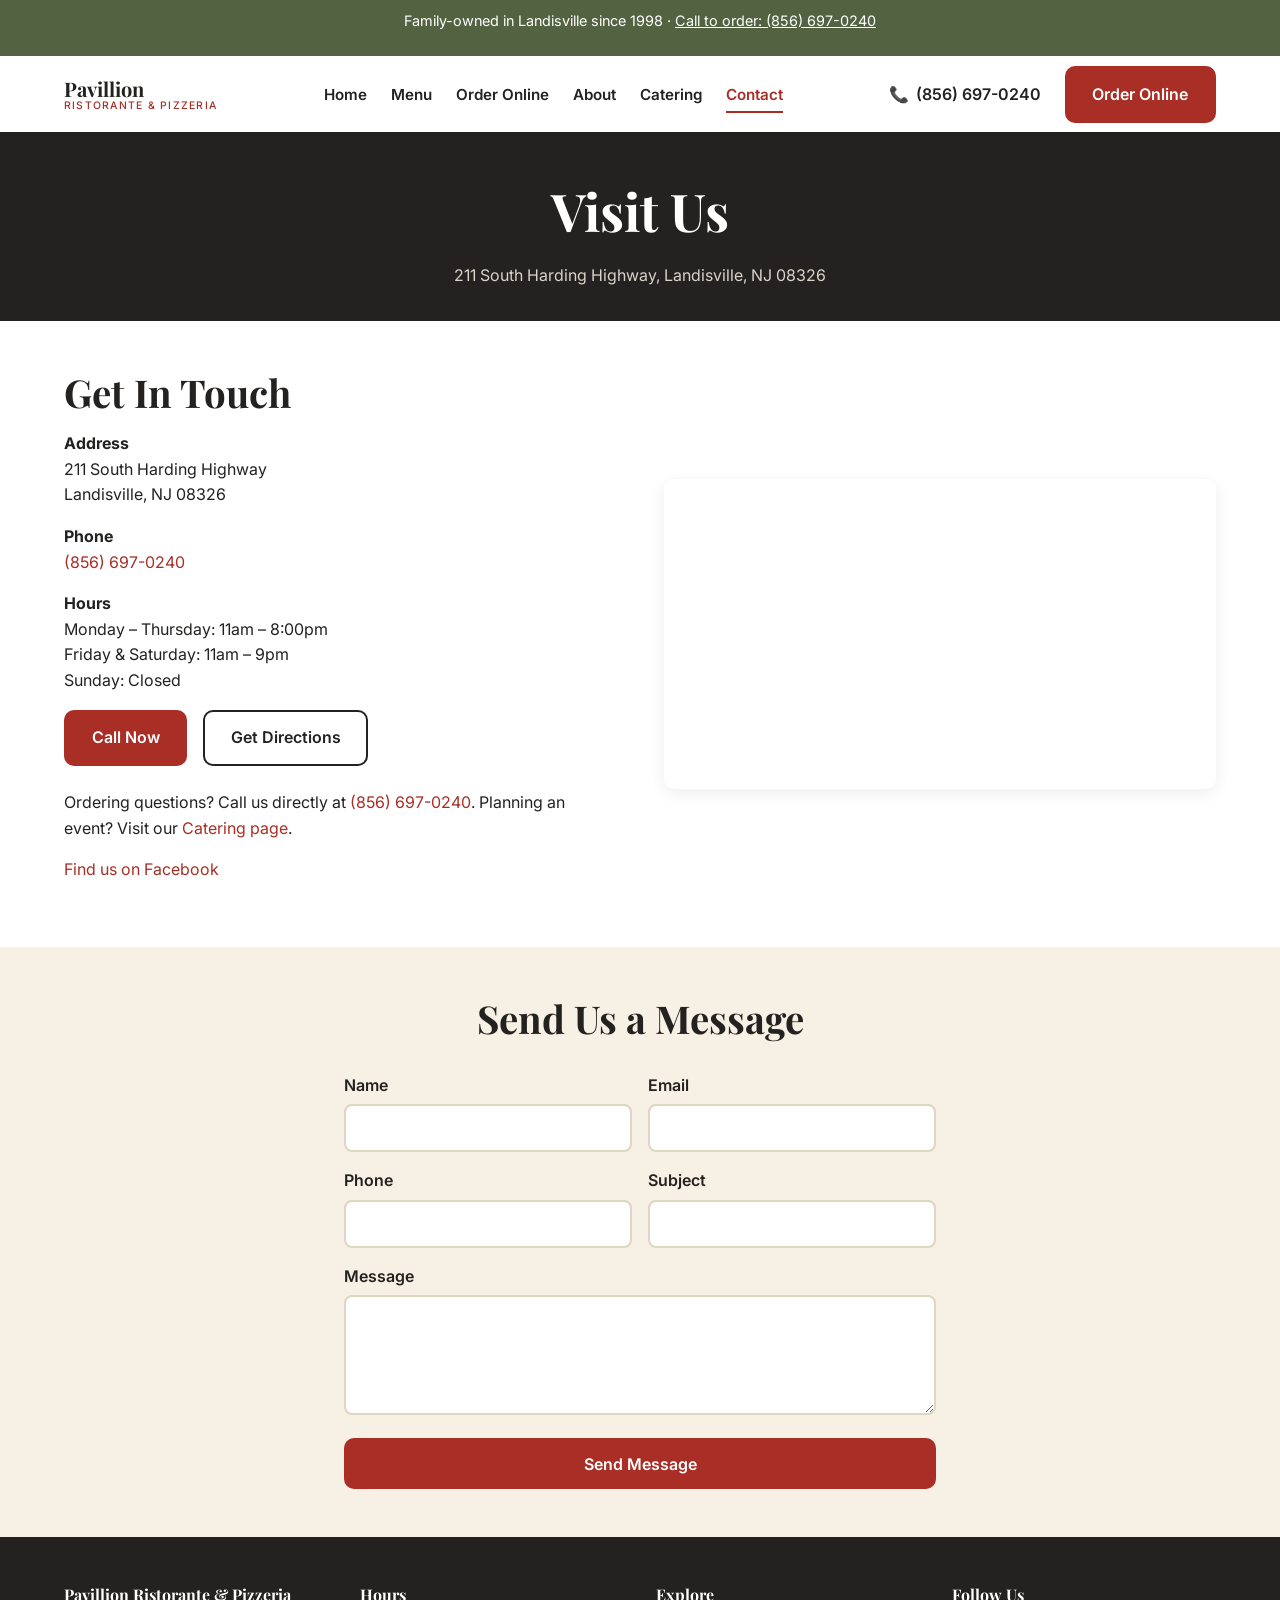
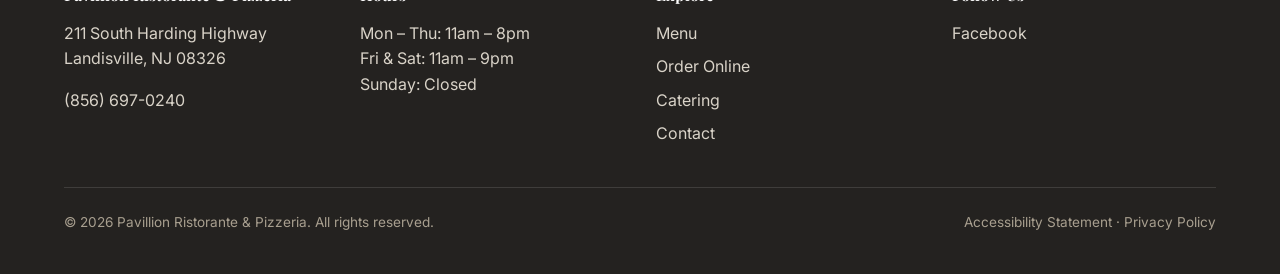
<file: docs/contact.html>
<!DOCTYPE html>
<html lang="en">
<head>
<meta charset="UTF-8">
<meta name="viewport" content="width=device-width, initial-scale=1.0">
<title>Contact &amp; Hours | Pavillion Ristorante &amp; Pizzeria</title>
<meta name="description" content="Visit Pavillion Ristorante & Pizzeria at 211 South Harding Highway, Landisville, NJ 08326. Call (856) 697-0240 or send us a message.">
<link rel="preconnect" href="https://fonts.googleapis.com">
<link rel="preconnect" href="https://fonts.gstatic.com" crossorigin>
<link href="https://fonts.googleapis.com/css2?family=Playfair+Display:wght@600;700&family=Inter:wght@400;500;600;700&display=swap" rel="stylesheet">
<link rel="stylesheet" href="assets/css/style.css">
</head>
<body>
<a class="skip-link" href="#main">Skip to main content</a>

<div class="announcement-bar">
  <p>Family-owned in Landisville since 1998 &middot; <a href="tel:+18566970240">Call to order: (856) 697-0240</a></p>
</div>

<header class="site-header">
  <div class="container">
    <a href="index.html" class="logo">Pavillion<span>Ristorante &amp; Pizzeria</span></a>
    <nav class="main-nav" aria-label="Main navigation">
      <ul>
        <li><a href="index.html">Home</a></li>
        <li><a href="menu.html">Menu</a></li>
        <li><a href="order-online.html">Order Online</a></li>
        <li><a href="about.html">About</a></li>
        <li><a href="catering.html">Catering</a></li>
        <li><a href="contact.html" aria-current="page">Contact</a></li>
      </ul>
    </nav>
    <div class="header-actions">
      <a class="header-call" href="tel:+18566970240"><span aria-hidden="true">&#128222;</span> (856) 697-0240</a>
      <a class="btn btn-primary" href="order-online.html">Order Online</a>
    </div>
    <button class="mobile-menu-toggle" id="mobileMenuToggle" aria-label="Open menu" aria-expanded="false" aria-controls="mobileNav"><span></span></button>
  </div>
  <nav class="mobile-nav" id="mobileNav" aria-label="Mobile navigation">
    <a href="index.html">Home</a>
    <a href="menu.html">Menu</a>
    <a href="order-online.html">Order Online</a>
    <a href="about.html">About</a>
    <a href="catering.html">Catering</a>
    <a href="contact.html" aria-current="page">Contact</a>
    <a class="btn btn-primary btn-block" href="order-online.html">Order Online</a>
  </nav>
</header>

<main id="main">

  <div class="page-hero">
    <div class="container">
      <h1>Visit Us</h1>
      <p>211 South Harding Highway, Landisville, NJ 08326</p>
    </div>
  </div>

  <section class="section section--white">
    <div class="container">
      <div class="split">
        <div>
          <h2>Get In Touch</h2>
          <p><strong>Address</strong><br>211 South Harding Highway<br>Landisville, NJ 08326</p>
          <p><strong>Phone</strong><br><a href="tel:+18566970240">(856) 697-0240</a></p>
          <p><strong>Hours</strong><br>Monday &ndash; Thursday: 11am &ndash; 8:00pm<br>Friday &amp; Saturday: 11am &ndash; 9pm<br>Sunday: Closed</p>
          <div class="btn-row">
            <a class="btn btn-primary" href="tel:+18566970240">Call Now</a>
            <a class="btn btn-secondary" href="https://www.google.com/maps/dir/?api=1&destination=211+South+Harding+Highway+Landisville+NJ+08326" target="_blank" rel="noopener">Get Directions</a>
          </div>
          <p style="margin-top:1.5rem;">Ordering questions? Call us directly at <a href="tel:+18566970240">(856) 697-0240</a>. Planning an event? Visit our <a href="catering.html">Catering page</a>.</p>
          <p><a href="https://www.facebook.com/people/Pavillion-Pizza/61551833757232/" target="_blank" rel="noopener">Find us on Facebook</a></p>
        </div>
        <iframe class="map-frame" title="Map to Pavillion Ristorante & Pizzeria" loading="lazy" src="https://www.google.com/maps?q=211+South+Harding+Highway,+Landisville,+NJ+08326&output=embed"></iframe>
      </div>
    </div>
  </section>

  <section class="section section--cream">
    <div class="container" style="max-width:640px;">
      <div class="section-heading">
        <h2>Send Us a Message</h2>
      </div>

      <div id="contactFormSuccess" class="form-success" role="status">Thanks for reaching out &mdash; we&rsquo;ll get back to you soon.</div>
      <div id="contactFormError" class="form-error" role="alert">Please check the highlighted fields and try again.</div>

      <form id="contactForm" novalidate>
        <div class="form-row form-row--2">
          <div class="form-field">
            <label for="contactName">Name</label>
            <input type="text" id="contactName" name="name" autocomplete="name" required>
          </div>
          <div class="form-field">
            <label for="contactEmail">Email</label>
            <input type="email" id="contactEmail" name="email" autocomplete="email" required>
          </div>
        </div>
        <div class="form-row form-row--2">
          <div class="form-field">
            <label for="contactPhone">Phone</label>
            <input type="tel" id="contactPhone" name="phone" autocomplete="tel">
          </div>
          <div class="form-field">
            <label for="contactSubject">Subject</label>
            <input type="text" id="contactSubject" name="subject" required>
          </div>
        </div>
        <div class="form-field">
          <label for="contactMessage">Message</label>
          <textarea id="contactMessage" name="message" required></textarea>
        </div>
        <button type="submit" class="btn btn-primary btn-block">Send Message</button>
      </form>
    </div>
  </section>

</main>

<footer class="site-footer">
  <div class="container">
    <div class="footer-grid">
      <div>
        <h4>Pavillion Ristorante &amp; Pizzeria</h4>
        <p>211 South Harding Highway<br>Landisville, NJ 08326</p>
        <p><a href="tel:+18566970240">(856) 697-0240</a></p>
      </div>
      <div>
        <h4>Hours</h4>
        <p>Mon &ndash; Thu: 11am &ndash; 8pm<br>Fri &amp; Sat: 11am &ndash; 9pm<br>Sunday: Closed</p>
      </div>
      <div>
        <h4>Explore</h4>
        <ul class="footer-links">
          <li><a href="menu.html">Menu</a></li>
          <li><a href="order-online.html">Order Online</a></li>
          <li><a href="catering.html">Catering</a></li>
          <li><a href="contact.html">Contact</a></li>
        </ul>
      </div>
      <div>
        <h4>Follow Us</h4>
        <ul class="footer-links">
          <li><a href="https://www.facebook.com/people/Pavillion-Pizza/61551833757232/" target="_blank" rel="noopener">Facebook</a></li>
        </ul>
      </div>
    </div>
    <div class="footer-bottom">
      <p>&copy; <span data-current-year></span> Pavillion Ristorante &amp; Pizzeria. All rights reserved.</p>
      <p><a href="accessibility.html">Accessibility Statement</a> &middot; <a href="privacy.html">Privacy Policy</a></p>
    </div>
  </div>
</footer>

<div class="mobile-action-bar">
  <a href="tel:+18566970240"><span class="icon" aria-hidden="true">&#128222;</span>Call</a>
  <a href="menu.html"><span class="icon" aria-hidden="true">&#127829;</span>Menu</a>
  <a href="order-online.html"><span class="icon" aria-hidden="true">&#128717;</span>Order</a>
</div>
<button class="jump-top" id="jumpTop" aria-label="Back to top">&uarr;</button>

<script src="assets/js/forms.js"></script>
<script src="assets/js/main.js"></script>
</body>
</html>
</file>
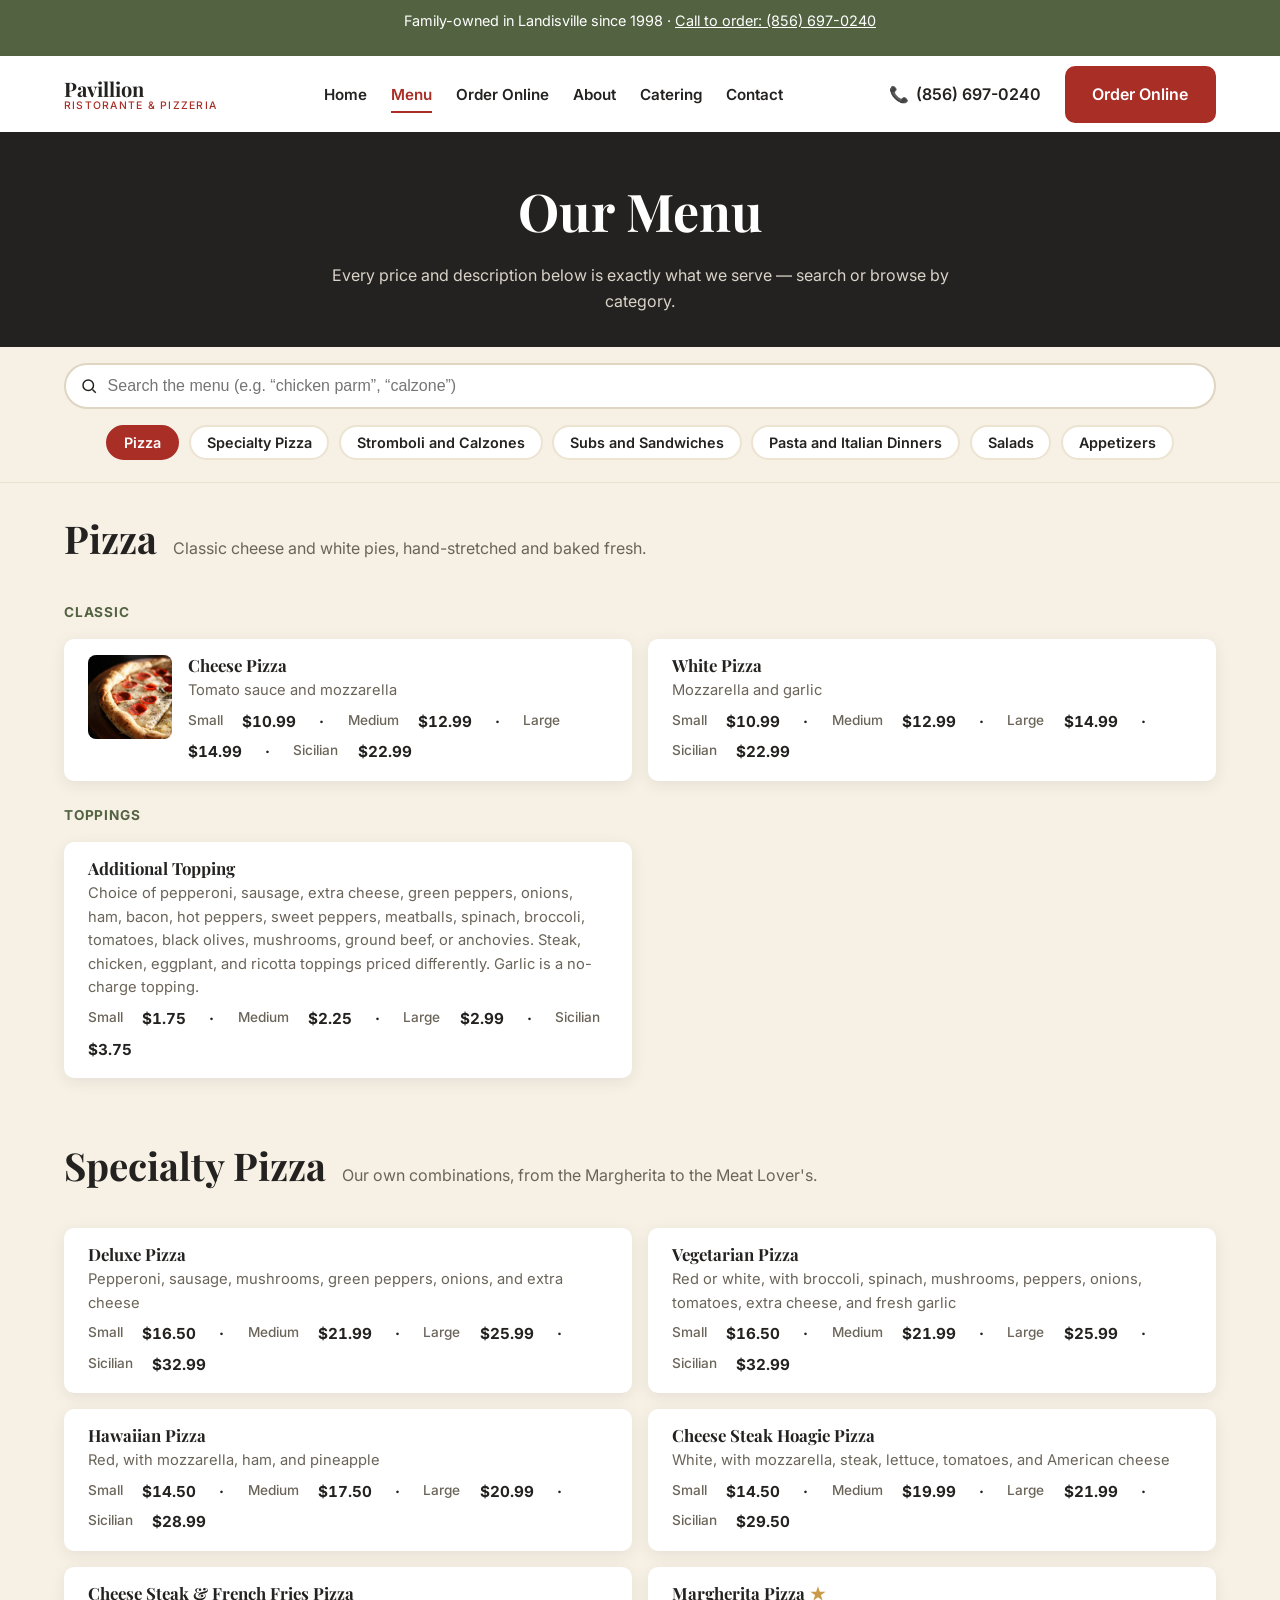
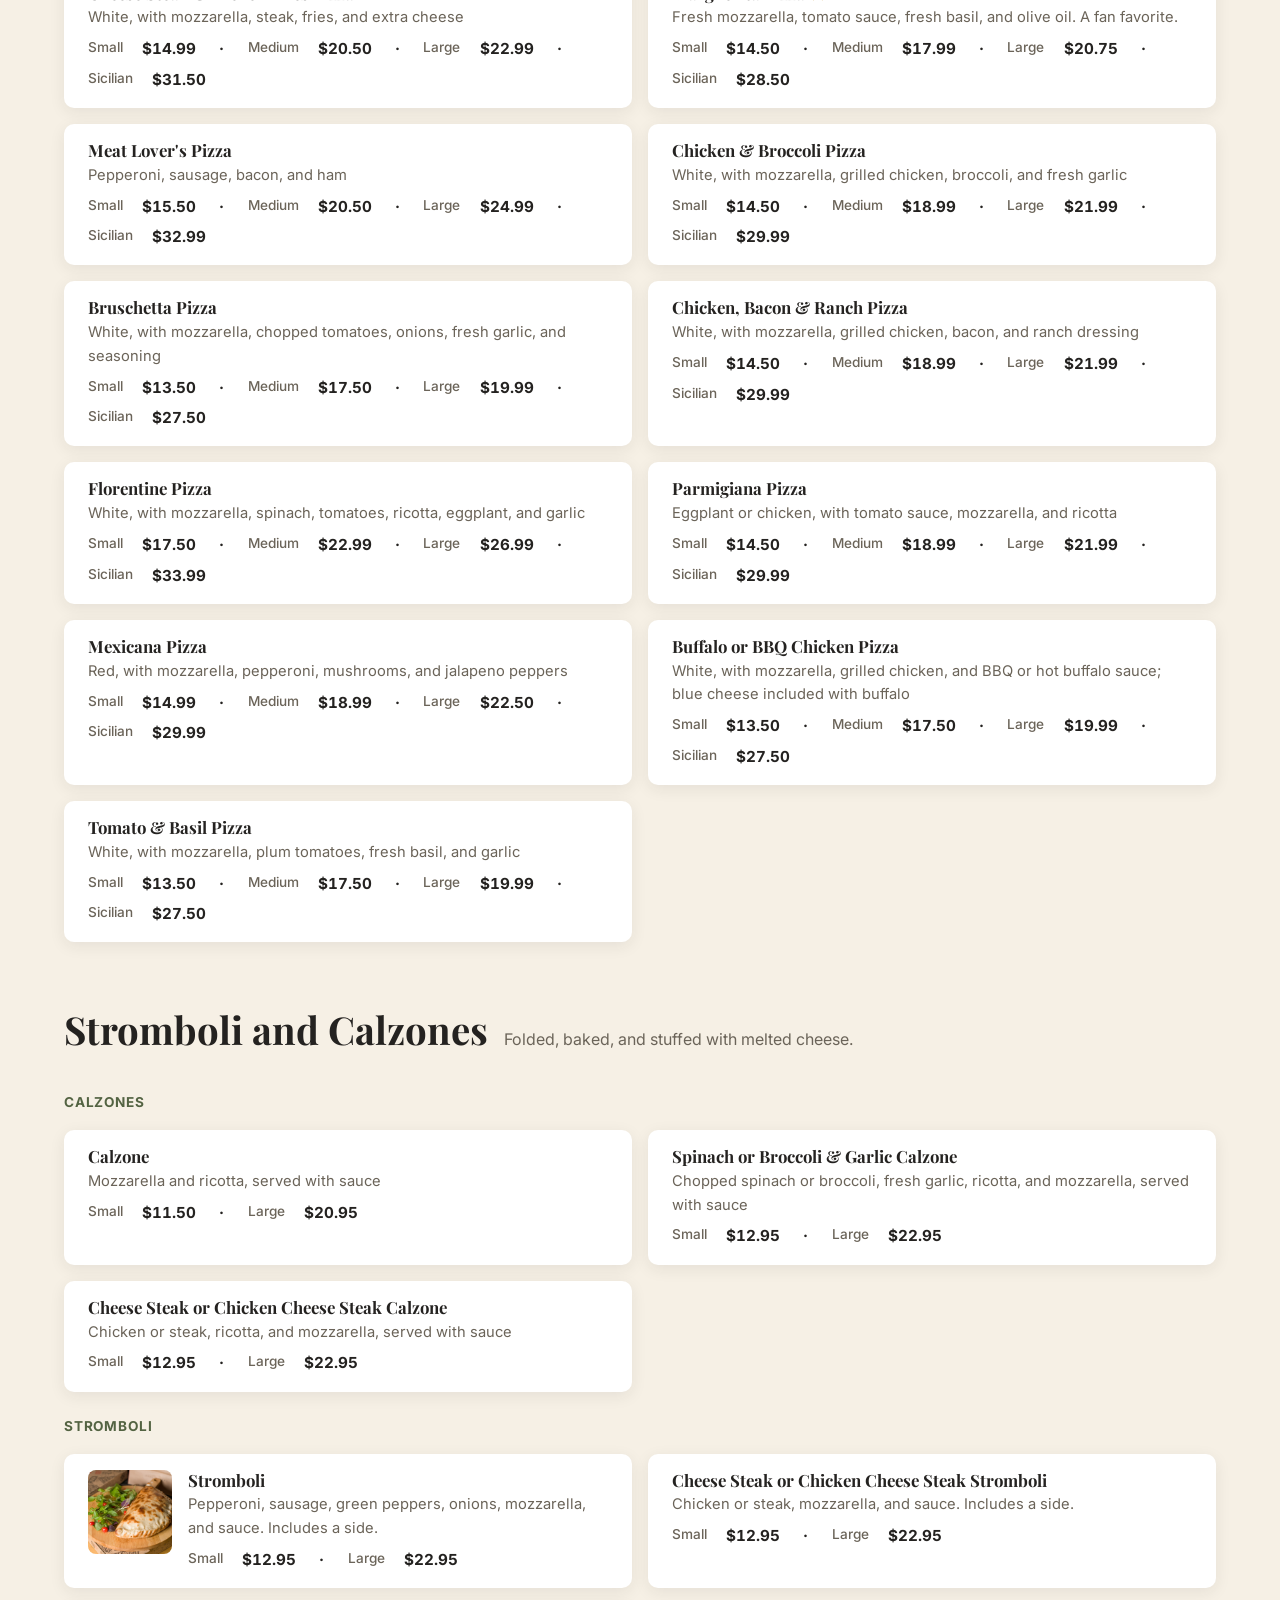
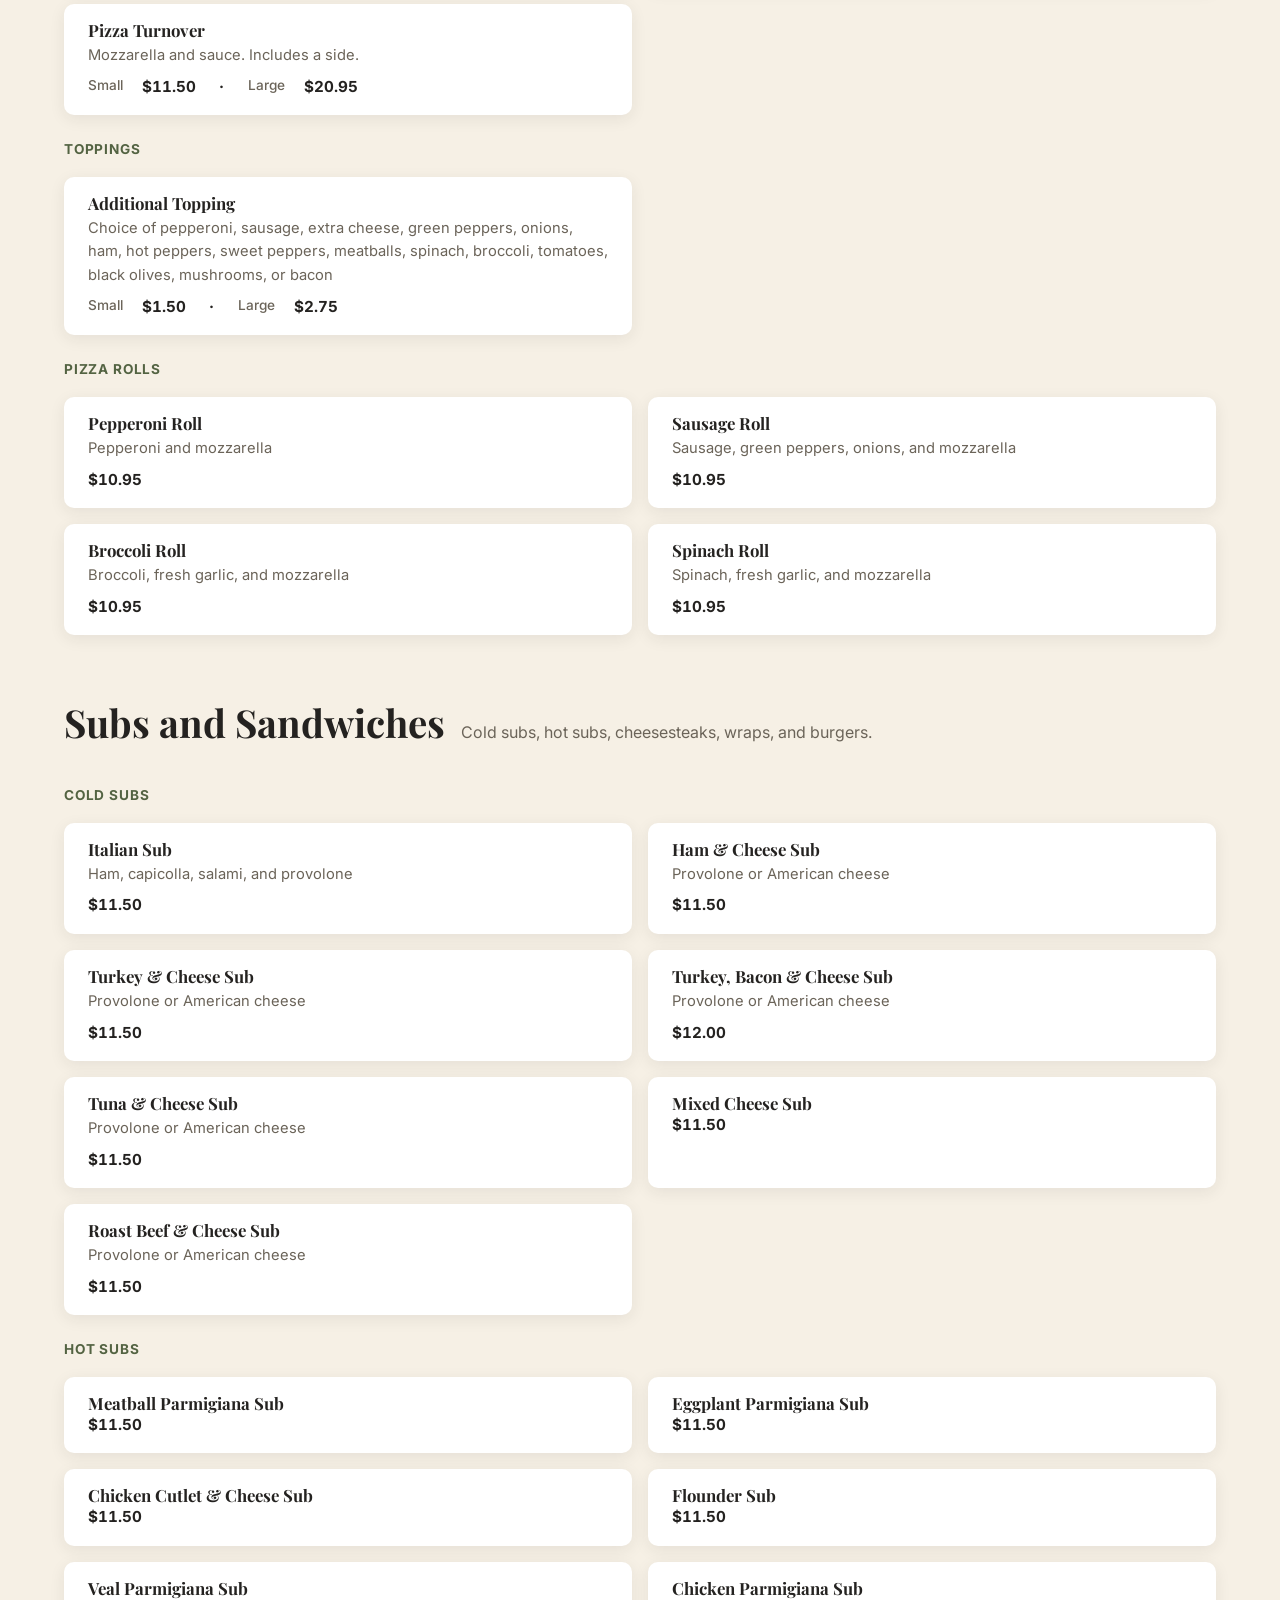
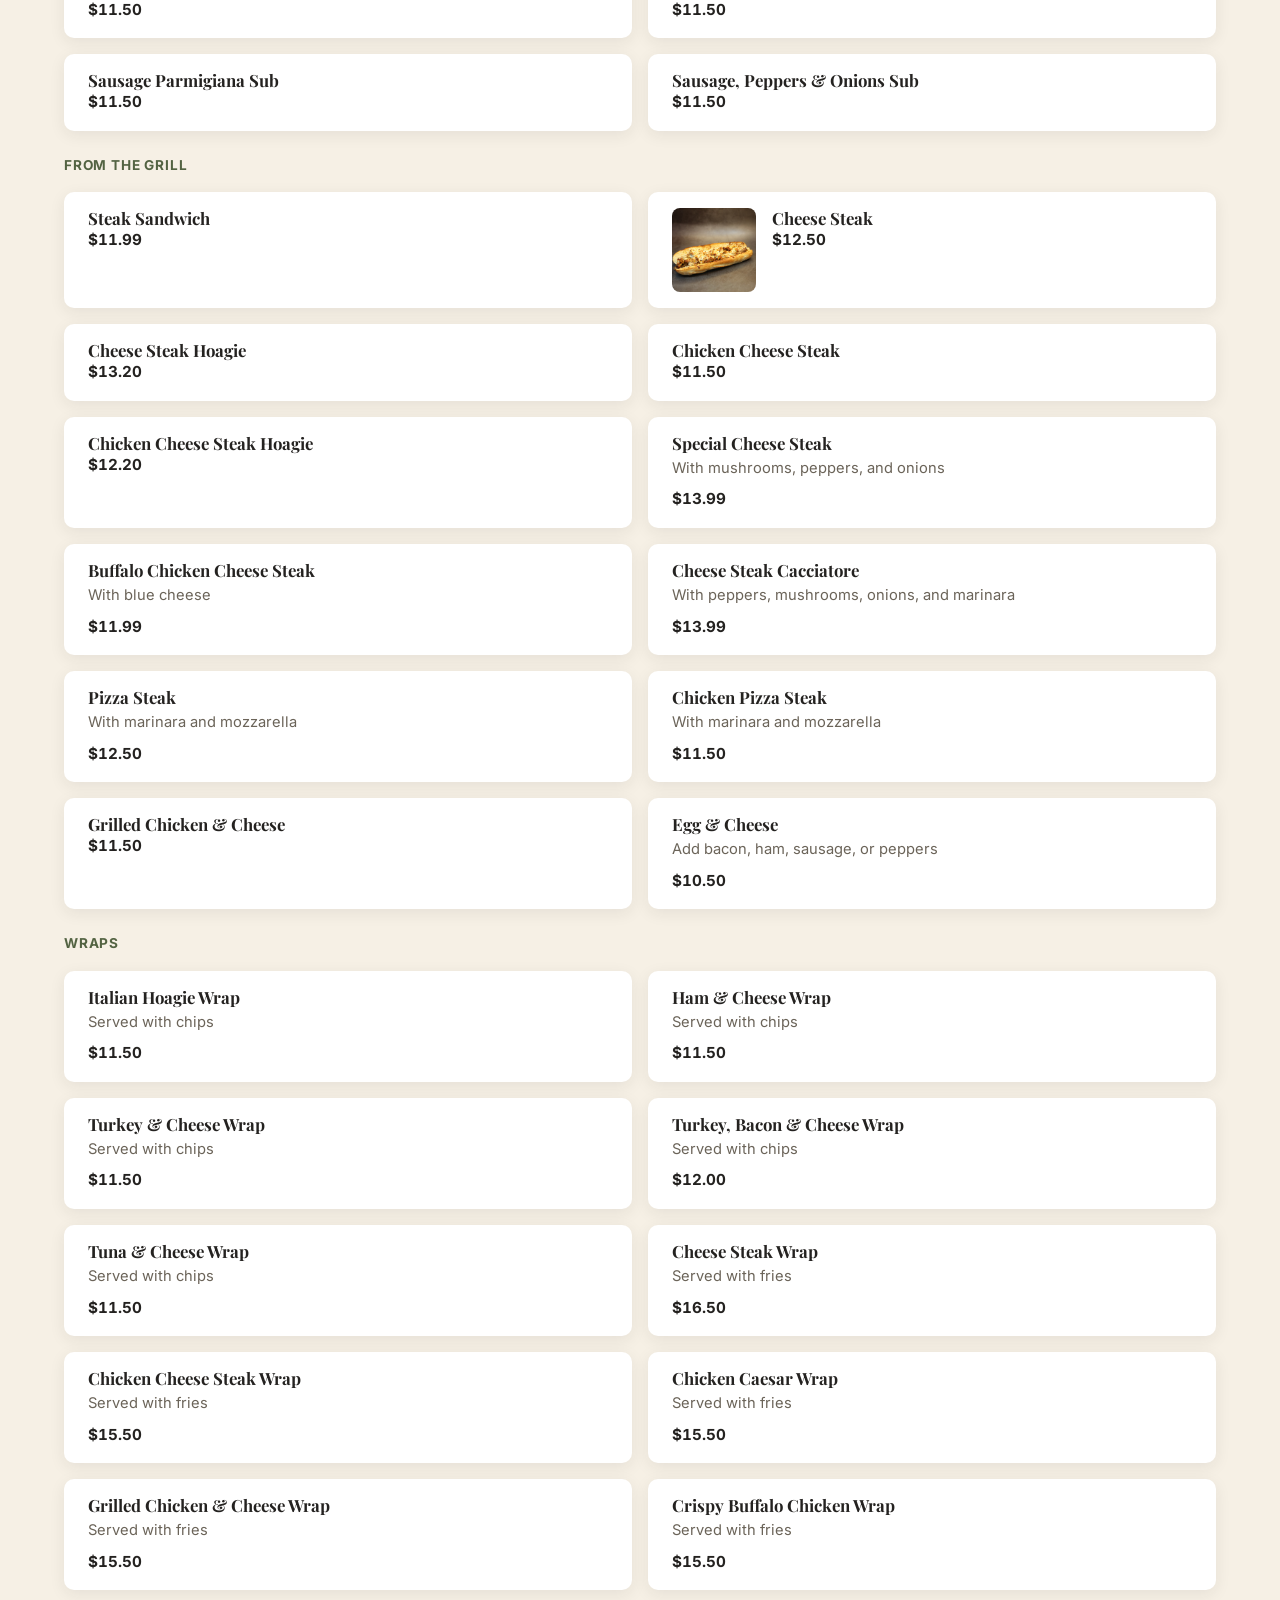
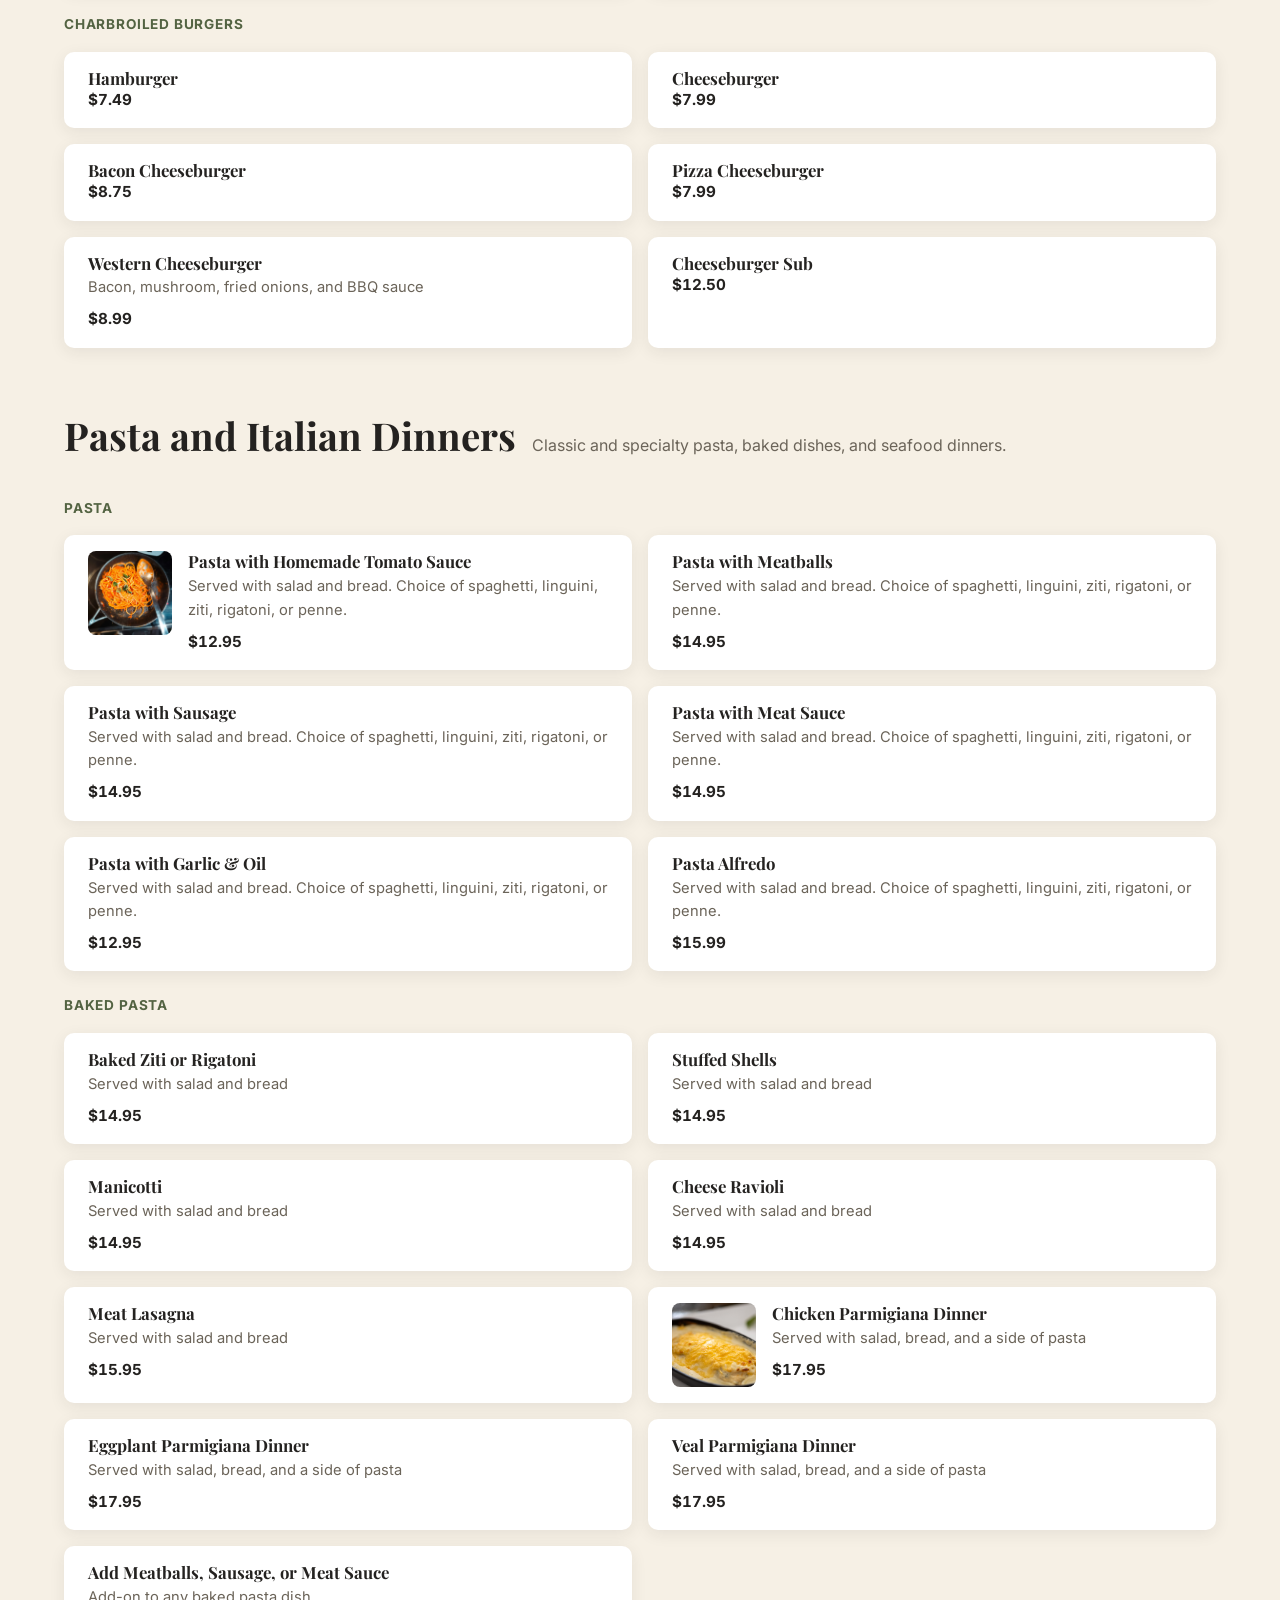
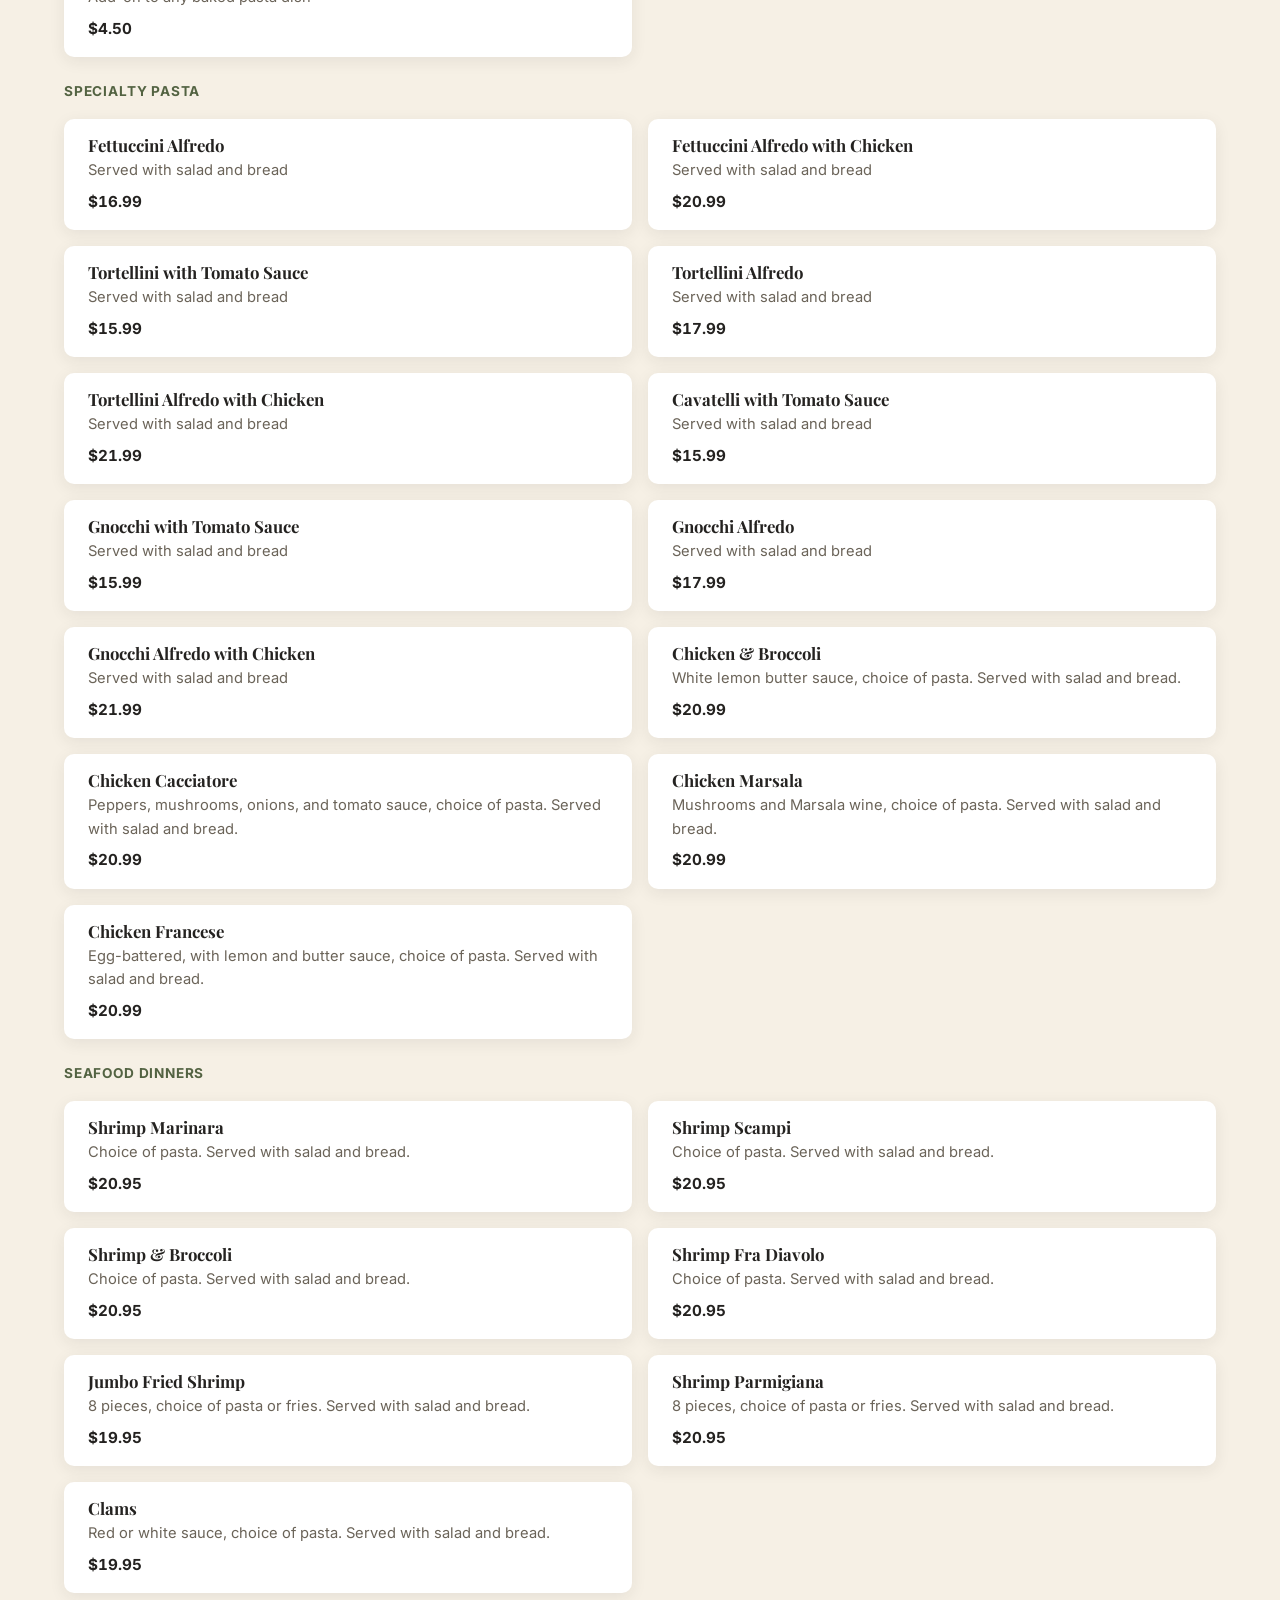
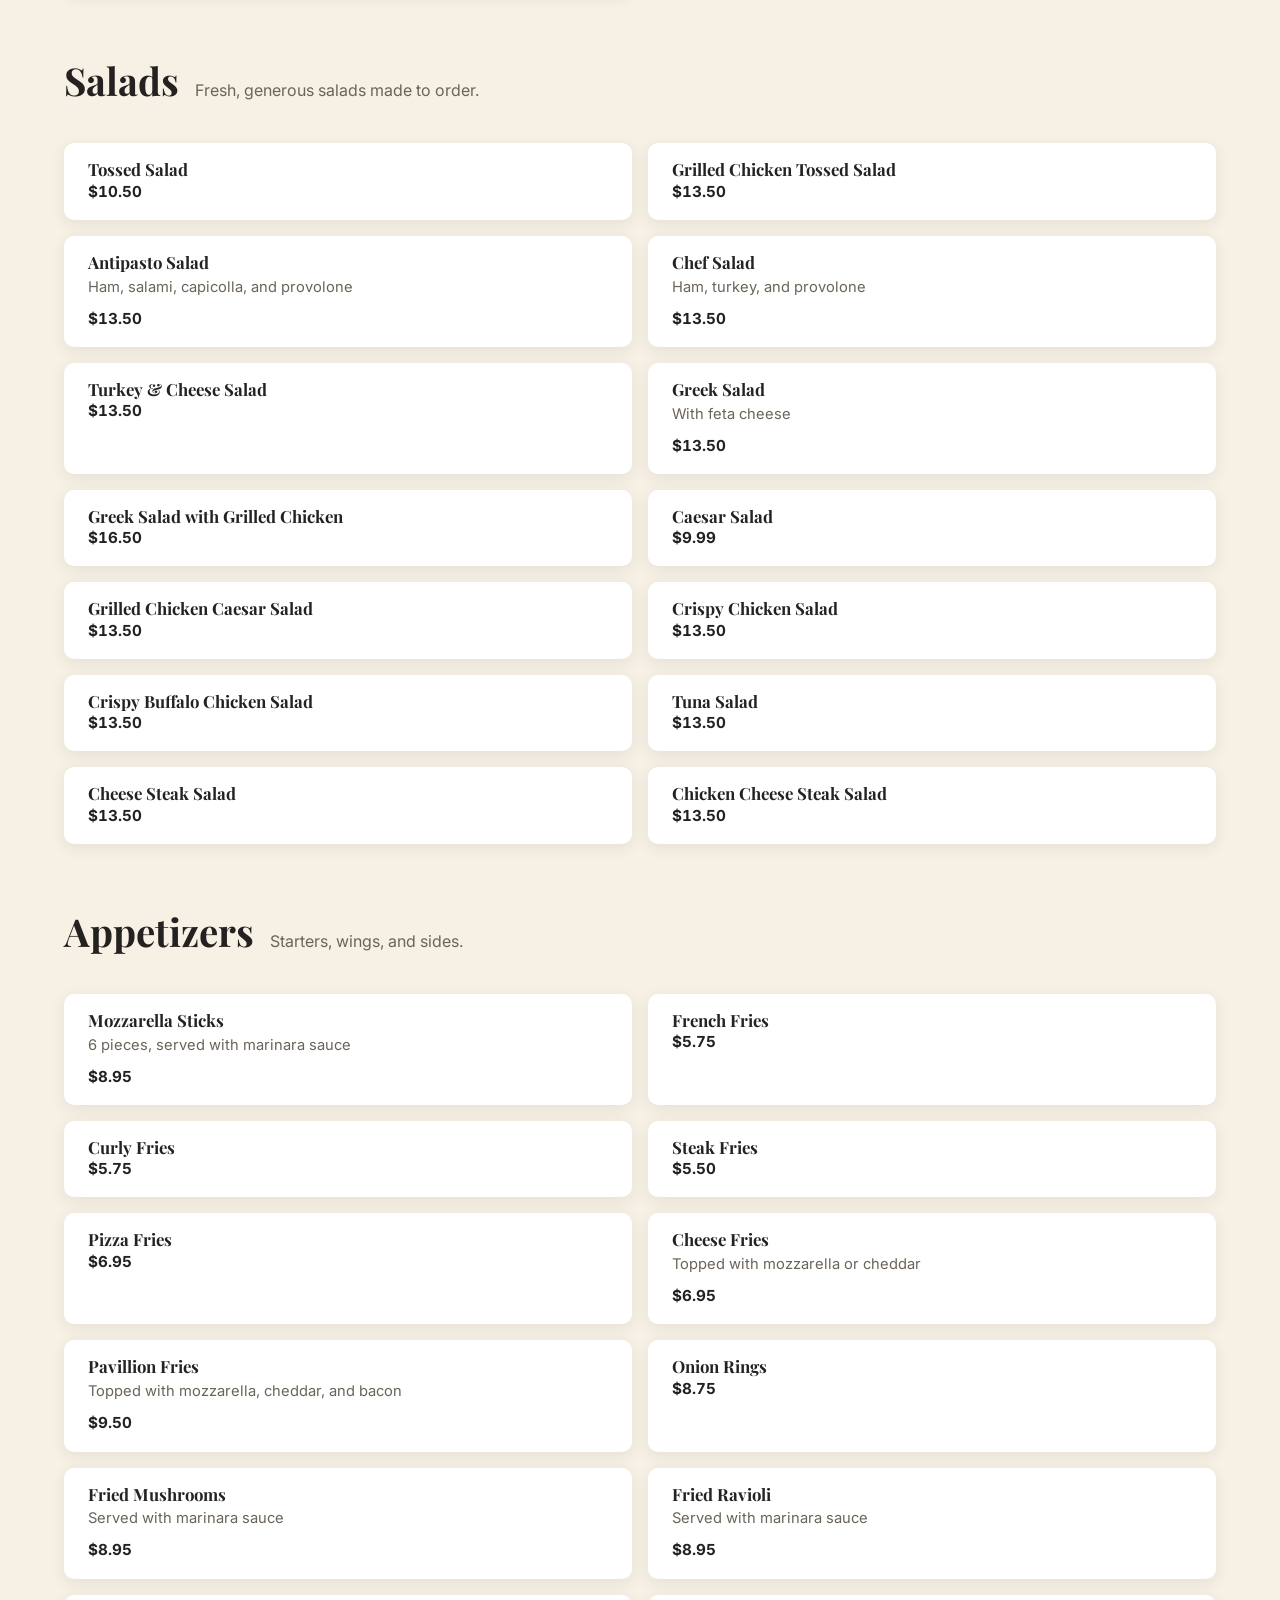
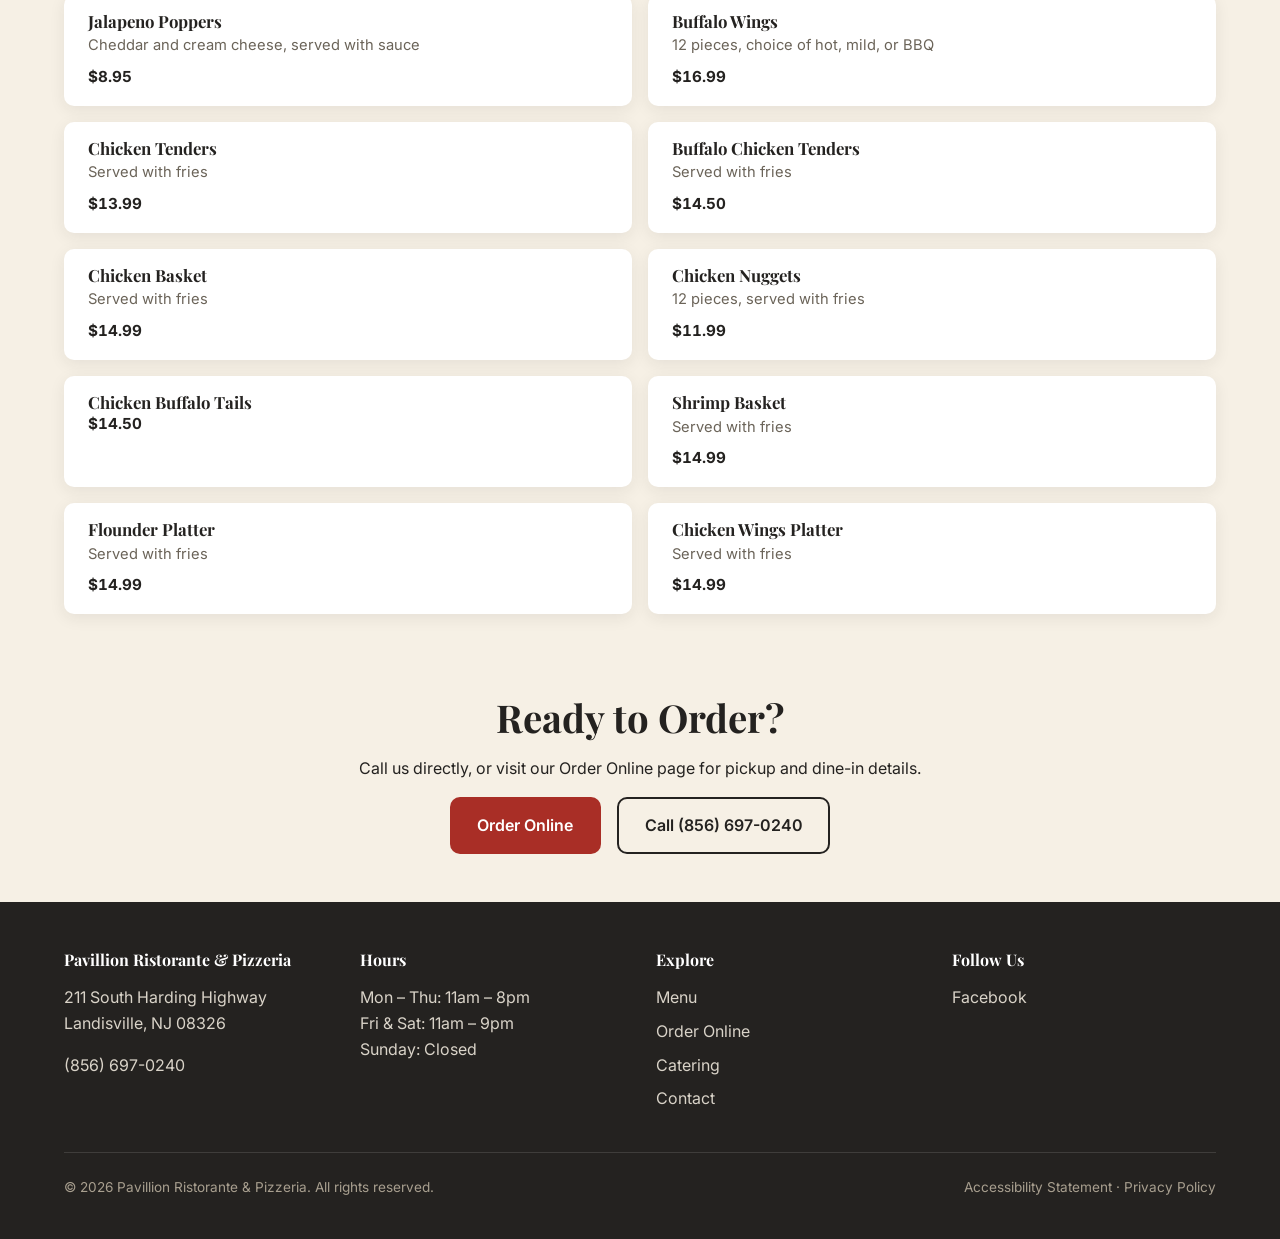
<file: docs/menu.html>
<!DOCTYPE html>
<html lang="en">
<head>
<meta charset="UTF-8">
<meta name="viewport" content="width=device-width, initial-scale=1.0">
<title>Menu | Pavillion Ristorante &amp; Pizzeria, Landisville NJ</title>
<meta name="description" content="Browse the full menu at Pavillion Pizza — pizza, specialty pies, stromboli, subs, pasta, salads and more. Family-owned in Landisville, NJ since 1998.">
<link rel="preconnect" href="https://fonts.googleapis.com">
<link rel="preconnect" href="https://fonts.gstatic.com" crossorigin>
<link href="https://fonts.googleapis.com/css2?family=Playfair+Display:wght@600;700&family=Inter:wght@400;500;600;700&display=swap" rel="stylesheet">
<link rel="stylesheet" href="assets/css/style.css">
</head>
<body>
<a class="skip-link" href="#main">Skip to main content</a>

<div class="announcement-bar">
  <p>Family-owned in Landisville since 1998 &middot; <a href="tel:+18566970240">Call to order: (856) 697-0240</a></p>
</div>

<header class="site-header">
  <div class="container">
    <a href="index.html" class="logo">Pavillion<span>Ristorante &amp; Pizzeria</span></a>
    <nav class="main-nav" aria-label="Main navigation">
      <ul>
        <li><a href="index.html">Home</a></li>
        <li><a href="menu.html" aria-current="page">Menu</a></li>
        <li><a href="order-online.html">Order Online</a></li>
        <li><a href="about.html">About</a></li>
        <li><a href="catering.html">Catering</a></li>
        <li><a href="contact.html">Contact</a></li>
      </ul>
    </nav>
    <div class="header-actions">
      <a class="header-call" href="tel:+18566970240"><span aria-hidden="true">&#128222;</span> (856) 697-0240</a>
      <a class="btn btn-primary" href="order-online.html">Order Online</a>
    </div>
    <button class="mobile-menu-toggle" id="mobileMenuToggle" aria-label="Open menu" aria-expanded="false" aria-controls="mobileNav"><span></span></button>
  </div>
  <nav class="mobile-nav" id="mobileNav" aria-label="Mobile navigation">
    <a href="index.html">Home</a>
    <a href="menu.html" aria-current="page">Menu</a>
    <a href="order-online.html">Order Online</a>
    <a href="about.html">About</a>
    <a href="catering.html">Catering</a>
    <a href="contact.html">Contact</a>
    <a class="btn btn-primary btn-block" href="order-online.html">Order Online</a>
  </nav>
</header>

<main id="main">

  <div class="page-hero">
    <div class="container">
      <h1>Our Menu</h1>
      <p>Every price and description below is exactly what we serve &mdash; search or browse by category.</p>
    </div>
  </div>

  <div class="menu-toolbar">
    <div class="container">
      <div class="menu-search">
        <label class="visually-hidden" for="menuSearchInput">Search the menu</label>
        <input type="search" id="menuSearchInput" placeholder="Search the menu (e.g. &ldquo;chicken parm&rdquo;, &ldquo;calzone&rdquo;)">
      </div>
      <nav class="category-nav" id="categoryNav" aria-label="Menu categories"></nav>
    </div>
  </div>

  <div id="menuCategoriesContainer"></div>

  <p id="menuEmptyState" class="menu-empty-state" hidden>No menu items match your search. Try a different word, or <a href="tel:+18566970240">give us a call</a> &mdash; we&rsquo;re happy to help.</p>

  <section class="section section--cream text-center">
    <div class="container">
      <h2>Ready to Order?</h2>
      <p>Call us directly, or visit our Order Online page for pickup and dine-in details.</p>
      <div class="btn-row" style="justify-content:center;">
        <a class="btn btn-primary" href="order-online.html">Order Online</a>
        <a class="btn btn-secondary" href="tel:+18566970240">Call (856) 697-0240</a>
      </div>
    </div>
  </section>

</main>

<footer class="site-footer">
  <div class="container">
    <div class="footer-grid">
      <div>
        <h4>Pavillion Ristorante &amp; Pizzeria</h4>
        <p>211 South Harding Highway<br>Landisville, NJ 08326</p>
        <p><a href="tel:+18566970240">(856) 697-0240</a></p>
      </div>
      <div>
        <h4>Hours</h4>
        <p>Mon &ndash; Thu: 11am &ndash; 8pm<br>Fri &amp; Sat: 11am &ndash; 9pm<br>Sunday: Closed</p>
      </div>
      <div>
        <h4>Explore</h4>
        <ul class="footer-links">
          <li><a href="menu.html">Menu</a></li>
          <li><a href="order-online.html">Order Online</a></li>
          <li><a href="catering.html">Catering</a></li>
          <li><a href="contact.html">Contact</a></li>
        </ul>
      </div>
      <div>
        <h4>Follow Us</h4>
        <ul class="footer-links">
          <li><a href="https://www.facebook.com/people/Pavillion-Pizza/61551833757232/" target="_blank" rel="noopener">Facebook</a></li>
        </ul>
      </div>
    </div>
    <div class="footer-bottom">
      <p>&copy; <span data-current-year></span> Pavillion Ristorante &amp; Pizzeria. All rights reserved.</p>
      <p><a href="accessibility.html">Accessibility Statement</a> &middot; <a href="privacy.html">Privacy Policy</a></p>
    </div>
  </div>
</footer>

<div class="mobile-action-bar">
  <a href="tel:+18566970240"><span class="icon" aria-hidden="true">&#128222;</span>Call</a>
  <a href="menu.html"><span class="icon" aria-hidden="true">&#127829;</span>Menu</a>
  <a href="order-online.html"><span class="icon" aria-hidden="true">&#128717;</span>Order</a>
</div>
<button class="jump-top" id="jumpTop" aria-label="Back to top">&uarr;</button>

<script src="assets/js/menu-data.js"></script>
<script src="assets/js/menu.js"></script>
<script src="assets/js/main.js"></script>
</body>
</html>
</file>
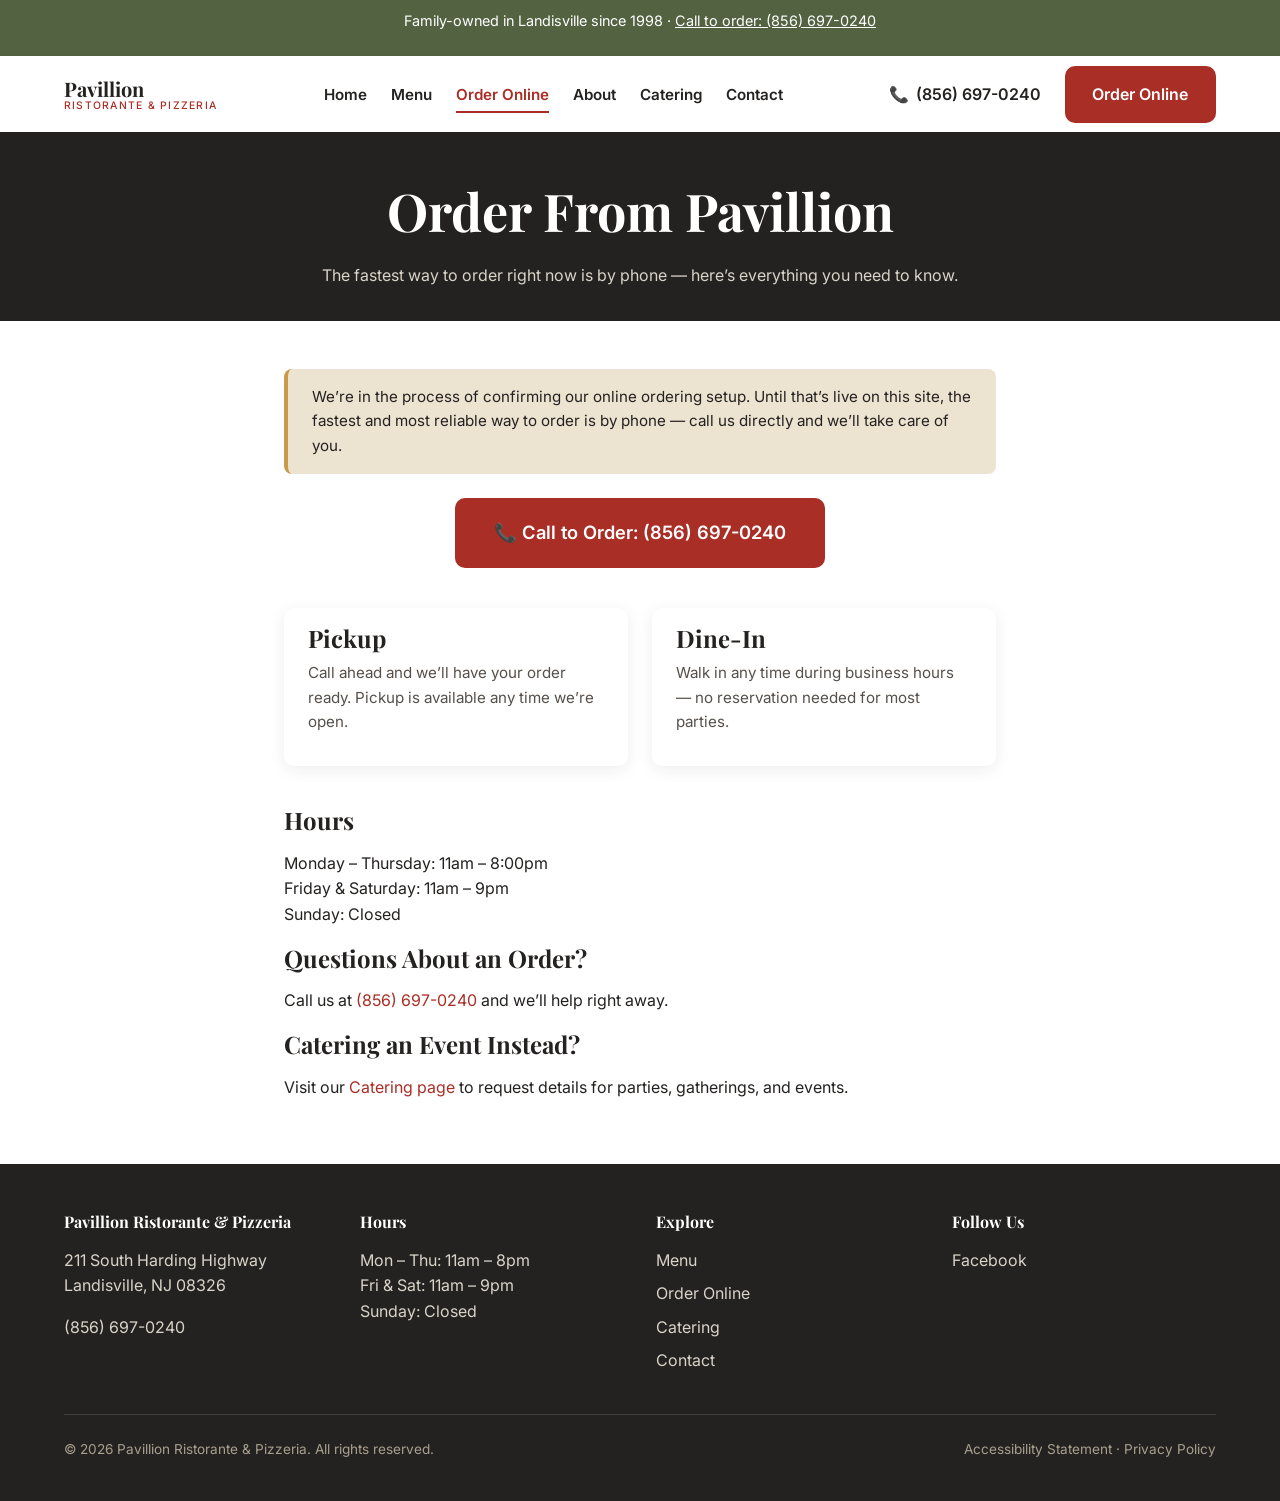
<file: docs/order-online.html>
<!DOCTYPE html>
<html lang="en">
<head>
<meta charset="UTF-8">
<meta name="viewport" content="width=device-width, initial-scale=1.0">
<title>Order Online | Pavillion Ristorante &amp; Pizzeria</title>
<meta name="description" content="Order pizza, subs, and Italian favorites for pickup or delivery from Pavillion Ristorante & Pizzeria in Landisville, NJ. Call (856) 697-0240.">
<link rel="preconnect" href="https://fonts.googleapis.com">
<link rel="preconnect" href="https://fonts.gstatic.com" crossorigin>
<link href="https://fonts.googleapis.com/css2?family=Playfair+Display:wght@600;700&family=Inter:wght@400;500;600;700&display=swap" rel="stylesheet">
<link rel="stylesheet" href="assets/css/style.css">
</head>
<body>
<a class="skip-link" href="#main">Skip to main content</a>

<div class="announcement-bar">
  <p>Family-owned in Landisville since 1998 &middot; <a href="tel:+18566970240">Call to order: (856) 697-0240</a></p>
</div>

<header class="site-header">
  <div class="container">
    <a href="index.html" class="logo">Pavillion<span>Ristorante &amp; Pizzeria</span></a>
    <nav class="main-nav" aria-label="Main navigation">
      <ul>
        <li><a href="index.html">Home</a></li>
        <li><a href="menu.html">Menu</a></li>
        <li><a href="order-online.html" aria-current="page">Order Online</a></li>
        <li><a href="about.html">About</a></li>
        <li><a href="catering.html">Catering</a></li>
        <li><a href="contact.html">Contact</a></li>
      </ul>
    </nav>
    <div class="header-actions">
      <a class="header-call" href="tel:+18566970240"><span aria-hidden="true">&#128222;</span> (856) 697-0240</a>
      <a class="btn btn-primary" href="order-online.html">Order Online</a>
    </div>
    <button class="mobile-menu-toggle" id="mobileMenuToggle" aria-label="Open menu" aria-expanded="false" aria-controls="mobileNav"><span></span></button>
  </div>
  <nav class="mobile-nav" id="mobileNav" aria-label="Mobile navigation">
    <a href="index.html">Home</a>
    <a href="menu.html">Menu</a>
    <a href="order-online.html" aria-current="page">Order Online</a>
    <a href="about.html">About</a>
    <a href="catering.html">Catering</a>
    <a href="contact.html">Contact</a>
    <a class="btn btn-primary btn-block" href="order-online.html">Order Online</a>
  </nav>
</header>

<main id="main">

  <div class="page-hero">
    <div class="container">
      <h1>Order From Pavillion</h1>
      <p>The fastest way to order right now is by phone &mdash; here&rsquo;s everything you need to know.</p>
    </div>
  </div>

  <section class="section section--white">
    <div class="container" style="max-width:760px;">
      <div class="form-note">
        We&rsquo;re in the process of confirming our online ordering setup.
        Until that&rsquo;s live on this site, the fastest and most reliable
        way to order is by phone &mdash; call us directly and we&rsquo;ll take
        care of you.
      </div>

      <div class="text-center" style="margin-bottom:2.5rem;">
        <a class="btn btn-primary" href="tel:+18566970240" style="font-size:1.15rem;padding:1em 2em;">&#128222; Call to Order: (856) 697-0240</a>
      </div>

      <div class="grid grid--2">
        <div class="card">
          <div class="card-body">
            <h3>Pickup</h3>
            <p>Call ahead and we&rsquo;ll have your order ready. Pickup is available any time we&rsquo;re open.</p>
          </div>
        </div>
        <div class="card">
          <div class="card-body">
            <h3>Dine-In</h3>
            <p>Walk in any time during business hours &mdash; no reservation needed for most parties.</p>
          </div>
        </div>
      </div>

      <h3 style="margin-top:2.5rem;">Hours</h3>
      <p>Monday &ndash; Thursday: 11am &ndash; 8:00pm<br>
      Friday &amp; Saturday: 11am &ndash; 9pm<br>
      Sunday: Closed</p>

      <h3>Questions About an Order?</h3>
      <p>Call us at <a href="tel:+18566970240">(856) 697-0240</a> and we&rsquo;ll help right away.</p>

      <h3>Catering an Event Instead?</h3>
      <p>Visit our <a href="catering.html">Catering page</a> to request details for parties, gatherings, and events.</p>
    </div>
  </section>

</main>

<footer class="site-footer">
  <div class="container">
    <div class="footer-grid">
      <div>
        <h4>Pavillion Ristorante &amp; Pizzeria</h4>
        <p>211 South Harding Highway<br>Landisville, NJ 08326</p>
        <p><a href="tel:+18566970240">(856) 697-0240</a></p>
      </div>
      <div>
        <h4>Hours</h4>
        <p>Mon &ndash; Thu: 11am &ndash; 8pm<br>Fri &amp; Sat: 11am &ndash; 9pm<br>Sunday: Closed</p>
      </div>
      <div>
        <h4>Explore</h4>
        <ul class="footer-links">
          <li><a href="menu.html">Menu</a></li>
          <li><a href="order-online.html">Order Online</a></li>
          <li><a href="catering.html">Catering</a></li>
          <li><a href="contact.html">Contact</a></li>
        </ul>
      </div>
      <div>
        <h4>Follow Us</h4>
        <ul class="footer-links">
          <li><a href="https://www.facebook.com/people/Pavillion-Pizza/61551833757232/" target="_blank" rel="noopener">Facebook</a></li>
        </ul>
      </div>
    </div>
    <div class="footer-bottom">
      <p>&copy; <span data-current-year></span> Pavillion Ristorante &amp; Pizzeria. All rights reserved.</p>
      <p><a href="accessibility.html">Accessibility Statement</a> &middot; <a href="privacy.html">Privacy Policy</a></p>
    </div>
  </div>
</footer>

<div class="mobile-action-bar">
  <a href="tel:+18566970240"><span class="icon" aria-hidden="true">&#128222;</span>Call</a>
  <a href="menu.html"><span class="icon" aria-hidden="true">&#127829;</span>Menu</a>
  <a href="order-online.html"><span class="icon" aria-hidden="true">&#128717;</span>Order</a>
</div>
<button class="jump-top" id="jumpTop" aria-label="Back to top">&uarr;</button>

<script src="assets/js/main.js"></script>
</body>
</html>
</file>
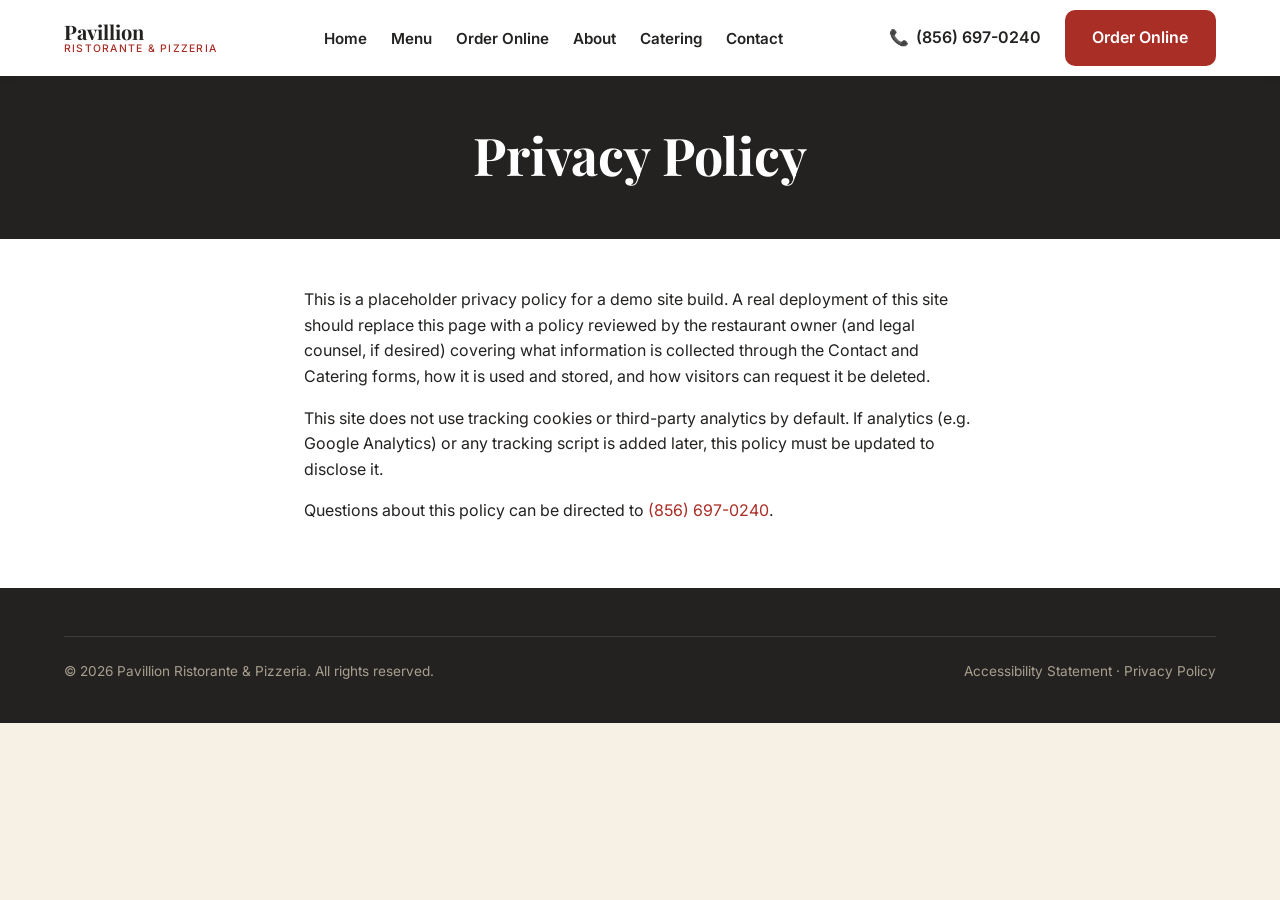
<file: docs/privacy.html>
<!DOCTYPE html>
<html lang="en">
<head>
<meta charset="UTF-8">
<meta name="viewport" content="width=device-width, initial-scale=1.0">
<title>Privacy Policy | Pavillion Ristorante &amp; Pizzeria</title>
<meta name="description" content="Privacy policy for the Pavillion Ristorante & Pizzeria website.">
<link rel="preconnect" href="https://fonts.googleapis.com">
<link rel="preconnect" href="https://fonts.gstatic.com" crossorigin>
<link href="https://fonts.googleapis.com/css2?family=Playfair+Display:wght@600;700&family=Inter:wght@400;500;600;700&display=swap" rel="stylesheet">
<link rel="stylesheet" href="assets/css/style.css">
</head>
<body>
<a class="skip-link" href="#main">Skip to main content</a>

<header class="site-header">
  <div class="container">
    <a href="index.html" class="logo">Pavillion<span>Ristorante &amp; Pizzeria</span></a>
    <nav class="main-nav" aria-label="Main navigation">
      <ul>
        <li><a href="index.html">Home</a></li>
        <li><a href="menu.html">Menu</a></li>
        <li><a href="order-online.html">Order Online</a></li>
        <li><a href="about.html">About</a></li>
        <li><a href="catering.html">Catering</a></li>
        <li><a href="contact.html">Contact</a></li>
      </ul>
    </nav>
    <div class="header-actions">
      <a class="header-call" href="tel:+18566970240"><span aria-hidden="true">&#128222;</span> (856) 697-0240</a>
      <a class="btn btn-primary" href="order-online.html">Order Online</a>
    </div>
    <button class="mobile-menu-toggle" id="mobileMenuToggle" aria-label="Open menu" aria-expanded="false" aria-controls="mobileNav"><span></span></button>
  </div>
  <nav class="mobile-nav" id="mobileNav" aria-label="Mobile navigation">
    <a href="index.html">Home</a>
    <a href="menu.html">Menu</a>
    <a href="order-online.html">Order Online</a>
    <a href="about.html">About</a>
    <a href="catering.html">Catering</a>
    <a href="contact.html">Contact</a>
    <a class="btn btn-primary btn-block" href="order-online.html">Order Online</a>
  </nav>
</header>

<main id="main">
  <div class="page-hero">
    <div class="container">
      <h1>Privacy Policy</h1>
    </div>
  </div>
  <section class="section section--white">
    <div class="container" style="max-width:720px;">
      <p>This is a placeholder privacy policy for a demo site build. A real
      deployment of this site should replace this page with a policy
      reviewed by the restaurant owner (and legal counsel, if desired)
      covering what information is collected through the Contact and
      Catering forms, how it is used and stored, and how visitors can
      request it be deleted.</p>
      <p>This site does not use tracking cookies or third-party analytics
      by default. If analytics (e.g. Google Analytics) or any tracking
      script is added later, this policy must be updated to disclose it.</p>
      <p>Questions about this policy can be directed to <a href="tel:+18566970240">(856) 697-0240</a>.</p>
    </div>
  </section>
</main>

<footer class="site-footer">
  <div class="container">
    <div class="footer-bottom">
      <p>&copy; <span data-current-year></span> Pavillion Ristorante &amp; Pizzeria. All rights reserved.</p>
      <p><a href="accessibility.html">Accessibility Statement</a> &middot; <a href="privacy.html">Privacy Policy</a></p>
    </div>
  </div>
</footer>
<script src="assets/js/main.js"></script>
</body>
</html>
</file>
<file: docs/assets/css/style.css>
/* ==========================================================================
   Pavillion Ristorante & Pizzeria — shared styles
   Mobile-first. Breakpoints: 600px (tablet), 900px (laptop), 1200px (large desktop)
   ========================================================================== */

:root {
  /* Color tokens */
  --color-red: #a92e26;
  --color-red-dark: #8a251f;
  --color-cream: #f6f0e5;
  --color-cream-dark: #ece3d1;
  --color-charcoal: #242220;
  --color-olive: #536342;
  --color-gold: #c99a4a;
  --color-white: #ffffff;

  /* Type */
  --font-serif: "Playfair Display", Georgia, serif;
  --font-sans: "Inter", -apple-system, BlinkMacSystemFont, "Segoe UI", sans-serif;

  /* Spacing scale */
  --space-1: 0.5rem;
  --space-2: 1rem;
  --space-3: 1.5rem;
  --space-4: 2rem;
  --space-5: 3rem;
  --space-6: 4.5rem;

  /* Layout */
  --max-width: 1200px;
  --radius: 10px;
  --shadow: 0 4px 16px rgba(36, 34, 32, 0.08);
  --shadow-hover: 0 8px 24px rgba(36, 34, 32, 0.14);
  --header-height: 76px;
}

/* ---- Reset ------------------------------------------------------------- */
*,
*::before,
*::after {
  box-sizing: border-box;
}

html {
  scroll-behavior: smooth;
  scroll-padding-top: calc(var(--header-height) + 56px);
}

@media (prefers-reduced-motion: reduce) {
  html {
    scroll-behavior: auto;
  }
  *,
  *::before,
  *::after {
    animation-duration: 0.01ms !important;
    animation-iteration-count: 1 !important;
    transition-duration: 0.01ms !important;
    scroll-behavior: auto !important;
  }
}

body {
  margin: 0;
  font-family: var(--font-sans);
  font-size: 16px;
  line-height: 1.6;
  color: var(--color-charcoal);
  background: var(--color-cream);
}

img {
  max-width: 100%;
  display: block;
  height: auto;
}

a {
  color: var(--color-red);
  text-decoration: none;
}

a:hover {
  text-decoration: underline;
}

h1,
h2,
h3,
h4 {
  font-family: var(--font-serif);
  line-height: 1.2;
  margin: 0 0 var(--space-2);
  color: var(--color-charcoal);
}

h1 {
  font-size: clamp(2rem, 5vw, 3.25rem);
}

h2 {
  font-size: clamp(1.6rem, 3.5vw, 2.4rem);
}

h3 {
  font-size: clamp(1.2rem, 2.5vw, 1.5rem);
}

p {
  margin: 0 0 var(--space-2);
}

ul {
  margin: 0;
  padding: 0;
  list-style: none;
}

button {
  font-family: inherit;
}

/* ---- Accessibility: focus states & skip link --------------------------- */
a:focus-visible,
button:focus-visible,
input:focus-visible,
textarea:focus-visible,
select:focus-visible {
  outline: 3px solid var(--color-gold);
  outline-offset: 2px;
}

.skip-link {
  position: absolute;
  top: -100px;
  left: var(--space-2);
  background: var(--color-white);
  color: var(--color-charcoal);
  padding: var(--space-1) var(--space-2);
  border-radius: var(--radius);
  z-index: 1000;
  transition: top 0.15s ease;
}

.skip-link:focus {
  top: var(--space-2);
}

/* ---- Layout helpers ----------------------------------------------------- */
.container {
  max-width: var(--max-width);
  margin: 0 auto;
  padding: 0 var(--space-2);
}

@media (min-width: 600px) {
  .container {
    padding: 0 var(--space-3);
  }
}

.section {
  padding: var(--space-5) 0;
}

.section--tight {
  padding: var(--space-4) 0;
}

.section--cream {
  background: var(--color-cream);
}

.section--white {
  background: var(--color-white);
}

.section--charcoal {
  background: var(--color-charcoal);
  color: var(--color-cream);
}

.section--charcoal h2,
.section--charcoal h3 {
  color: var(--color-white);
}

.section-heading {
  text-align: center;
  max-width: 640px;
  margin: 0 auto var(--space-4);
}

.section-heading p {
  color: #56504a;
}

.grid {
  display: grid;
  gap: var(--space-3);
}

.grid--2 {
  grid-template-columns: 1fr;
}

.grid--3 {
  grid-template-columns: 1fr;
}

.grid--4 {
  grid-template-columns: 1fr;
}

@media (min-width: 600px) {
  .grid--2 {
    grid-template-columns: repeat(2, 1fr);
  }
  .grid--4 {
    grid-template-columns: repeat(2, 1fr);
  }
}

@media (min-width: 900px) {
  .grid--3 {
    grid-template-columns: repeat(3, 1fr);
  }
  .grid--4 {
    grid-template-columns: repeat(4, 1fr);
  }
}

/* ---- Buttons ------------------------------------------------------------ */
.btn {
  display: inline-flex;
  align-items: center;
  justify-content: center;
  gap: 0.5em;
  font-weight: 600;
  font-size: 1rem;
  padding: 0.85em 1.6em;
  border-radius: var(--radius);
  border: 2px solid transparent;
  cursor: pointer;
  min-height: 44px;
  transition: transform 0.12s ease, box-shadow 0.12s ease, background 0.12s ease;
  text-decoration: none;
}

.btn:hover {
  text-decoration: none;
  transform: translateY(-1px);
}

.btn-primary {
  background: var(--color-red);
  color: var(--color-white);
}

.btn-primary:hover {
  background: var(--color-red-dark);
  box-shadow: var(--shadow-hover);
}

.btn-secondary {
  background: transparent;
  color: var(--color-charcoal);
  border-color: var(--color-charcoal);
}

.btn-secondary:hover {
  background: var(--color-charcoal);
  color: var(--color-white);
}

.btn-ghost {
  background: transparent;
  color: var(--color-white);
  border-color: var(--color-white);
}

.btn-ghost:hover {
  background: var(--color-white);
  color: var(--color-charcoal);
}

.btn-gold {
  background: var(--color-gold);
  color: var(--color-charcoal);
}

.btn-gold:hover {
  background: #b98a3a;
}

.btn-block {
  width: 100%;
}

.btn-row {
  display: flex;
  flex-wrap: wrap;
  gap: var(--space-2);
}

.link-inline {
  display: inline-flex;
  align-items: center;
  gap: 0.4em;
  font-weight: 600;
  color: var(--color-charcoal);
}

/* ---- Announcement bar ---------------------------------------------------- */
.announcement-bar {
  background: var(--color-olive);
  color: var(--color-white);
  text-align: center;
  font-size: 0.9rem;
  padding: 0.6em var(--space-2);
}

.announcement-bar a {
  color: var(--color-white);
  text-decoration: underline;
}

/* ---- Header --------------------------------------------------------------- */
.site-header {
  position: sticky;
  top: 0;
  z-index: 500;
  background: var(--color-white);
  box-shadow: 0 2px 8px rgba(36, 34, 32, 0.06);
}

.site-header .container {
  display: flex;
  align-items: center;
  justify-content: space-between;
  height: var(--header-height);
  gap: var(--space-2);
}

.logo {
  font-family: var(--font-serif);
  font-weight: 700;
  font-size: 1.25rem;
  color: var(--color-charcoal);
  line-height: 1.1;
  white-space: nowrap;
}

.logo span {
  display: block;
  font-family: var(--font-sans);
  font-weight: 500;
  font-size: 0.65rem;
  letter-spacing: 0.12em;
  text-transform: uppercase;
  color: var(--color-red);
}

.main-nav {
  display: none;
}

.main-nav ul {
  display: flex;
  gap: var(--space-3);
}

.main-nav a {
  color: var(--color-charcoal);
  font-weight: 600;
  font-size: 0.95rem;
  padding: 0.5em 0;
  border-bottom: 2px solid transparent;
}

.main-nav a:hover,
.main-nav a[aria-current="page"] {
  color: var(--color-red);
  border-bottom-color: var(--color-red);
  text-decoration: none;
}

.header-actions {
  display: none;
  align-items: center;
  gap: var(--space-3);
}

.header-call {
  display: flex;
  align-items: center;
  gap: 0.4em;
  font-weight: 600;
  color: var(--color-charcoal);
  white-space: nowrap;
}

.mobile-menu-toggle {
  display: inline-flex;
  align-items: center;
  justify-content: center;
  width: 44px;
  height: 44px;
  background: transparent;
  border: 2px solid var(--color-charcoal);
  border-radius: 8px;
  cursor: pointer;
}

.mobile-menu-toggle span,
.mobile-menu-toggle span::before,
.mobile-menu-toggle span::after {
  display: block;
  width: 20px;
  height: 2px;
  background: var(--color-charcoal);
  position: relative;
  transition: transform 0.15s ease;
}

.mobile-menu-toggle span::before {
  content: "";
  position: absolute;
  top: -6px;
}

.mobile-menu-toggle span::after {
  content: "";
  position: absolute;
  top: 6px;
}

.mobile-nav {
  display: none;
  flex-direction: column;
  background: var(--color-white);
  border-top: 1px solid var(--color-cream-dark);
  padding: var(--space-2);
}

.mobile-nav.is-open {
  display: flex;
}

.mobile-nav a {
  display: block;
  padding: 0.9em var(--space-1);
  font-weight: 600;
  color: var(--color-charcoal);
  border-bottom: 1px solid var(--color-cream-dark);
}

.mobile-nav .btn {
  margin-top: var(--space-2);
}

/* Persistent mobile action bar (Call / Menu / Order) */
.mobile-action-bar {
  position: fixed;
  left: 0;
  right: 0;
  bottom: 0;
  z-index: 500;
  display: flex;
  background: var(--color-white);
  border-top: 1px solid var(--color-cream-dark);
  box-shadow: 0 -4px 12px rgba(36, 34, 32, 0.08);
}

.mobile-action-bar a {
  flex: 1;
  display: flex;
  flex-direction: column;
  align-items: center;
  justify-content: center;
  gap: 2px;
  padding: 0.6em 0.25em calc(0.6em + env(safe-area-inset-bottom, 0px));
  font-size: 0.72rem;
  font-weight: 700;
  color: var(--color-charcoal);
  min-height: 56px;
}

.mobile-action-bar a:hover {
  text-decoration: none;
  color: var(--color-red);
}

.mobile-action-bar .icon {
  font-size: 1.15rem;
}

body {
  padding-bottom: 64px; /* room for the mobile action bar */
}

@media (min-width: 900px) {
  .main-nav {
    display: block;
  }
  .header-actions {
    display: flex;
  }
  .mobile-menu-toggle,
  .mobile-nav,
  .mobile-action-bar {
    display: none !important;
  }
  body {
    padding-bottom: 0;
  }
}

/* ---- Hero ------------------------------------------------------------------ */
.hero {
  position: relative;
  color: var(--color-white);
  background-size: cover;
  background-position: center;
  min-height: 560px;
  display: flex;
  align-items: center;
}

.hero::before {
  content: "";
  position: absolute;
  inset: 0;
  background: linear-gradient(180deg, rgba(36, 34, 32, 0.55) 0%, rgba(36, 34, 32, 0.75) 100%);
}

.hero .container {
  position: relative;
  z-index: 1;
  max-width: 760px;
}

.hero h1 {
  color: var(--color-white);
}

.hero p.lead {
  font-size: 1.15rem;
  max-width: 560px;
  margin-bottom: var(--space-3);
}

.hero-links {
  display: flex;
  flex-wrap: wrap;
  gap: var(--space-2);
  margin-top: var(--space-2);
  font-size: 0.95rem;
}

.hero-links a {
  color: var(--color-white);
  font-weight: 600;
}

/* ---- Quick info bar ---------------------------------------------------- */
.quick-info {
  display: grid;
  grid-template-columns: 1fr 1fr;
  gap: var(--space-2);
  text-align: center;
  padding: var(--space-3) 0;
}

.quick-info-item {
  padding: var(--space-2);
}

.quick-info-item strong {
  display: block;
  font-family: var(--font-serif);
  font-size: 1.05rem;
  margin-bottom: 0.15em;
}

@media (min-width: 600px) {
  .quick-info {
    grid-template-columns: repeat(4, 1fr);
  }
}

/* ---- Cards --------------------------------------------------------------- */
.card {
  background: var(--color-white);
  border-radius: var(--radius);
  box-shadow: var(--shadow);
  overflow: hidden;
  transition: box-shadow 0.15s ease, transform 0.15s ease;
}

a.card {
  display: block;
  color: inherit;
}

a.card:hover {
  box-shadow: var(--shadow-hover);
  transform: translateY(-2px);
  text-decoration: none;
}

.card-image {
  aspect-ratio: 4 / 3;
  overflow: hidden;
}

.card-image img {
  width: 100%;
  height: 100%;
  object-fit: cover;
}

.card-body {
  padding: var(--space-2) var(--space-3) var(--space-3);
}

.card-body h3 {
  margin-bottom: 0.35em;
}

.card-body p {
  color: #56504a;
  font-size: 0.95rem;
  margin-bottom: 0.5em;
}

.badge {
  display: inline-block;
  font-size: 0.72rem;
  font-weight: 700;
  letter-spacing: 0.04em;
  text-transform: uppercase;
  padding: 0.3em 0.7em;
  border-radius: 999px;
  background: var(--color-gold);
  color: var(--color-charcoal);
}

.badge--muted {
  background: #e3ddce;
  color: #6b6459;
}

/* ---- Story / two-column sections ---------------------------------------- */
.split {
  display: grid;
  gap: var(--space-3);
  align-items: center;
}

@media (min-width: 900px) {
  .split {
    grid-template-columns: 1fr 1fr;
    gap: var(--space-5);
  }
  .split--reverse {
    direction: rtl;
  }
  .split--reverse > * {
    direction: ltr;
  }
}

.split img,
.placeholder-photo {
  border-radius: var(--radius);
  box-shadow: var(--shadow);
}

.placeholder-photo {
  aspect-ratio: 4 / 3;
  display: flex;
  align-items: center;
  justify-content: center;
  text-align: center;
  background: var(--color-cream-dark);
  border: 2px dashed var(--color-olive);
  color: var(--color-olive);
  font-weight: 600;
  padding: var(--space-3);
}

/* ---- Testimonials (hidden by default — see WIX_EDITOR_BUILD_GUIDE.md §5.8 equivalent) --- */
.testimonials-section[hidden] {
  display: none;
}

/* ---- Location / map ------------------------------------------------------- */
.map-frame {
  border: 0;
  border-radius: var(--radius);
  width: 100%;
  aspect-ratio: 16 / 9;
  box-shadow: var(--shadow);
}

/* ---- Footer ----------------------------------------------------------------- */
.site-footer {
  background: var(--color-charcoal);
  color: #d9d3c8;
  padding: var(--space-5) 0 var(--space-3);
}

.footer-grid {
  display: grid;
  gap: var(--space-4);
  grid-template-columns: 1fr;
  margin-bottom: var(--space-4);
}

@media (min-width: 600px) {
  .footer-grid {
    grid-template-columns: repeat(2, 1fr);
  }
}

@media (min-width: 900px) {
  .footer-grid {
    grid-template-columns: repeat(4, 1fr);
  }
}

.site-footer h4 {
  color: var(--color-white);
  font-size: 1rem;
  margin-bottom: var(--space-2);
}

.site-footer a {
  color: #d9d3c8;
}

.site-footer a:hover {
  color: var(--color-gold);
}

.footer-links li {
  margin-bottom: 0.5em;
}

.footer-bottom {
  border-top: 1px solid rgba(255, 255, 255, 0.12);
  padding-top: var(--space-3);
  display: flex;
  flex-wrap: wrap;
  gap: var(--space-2);
  justify-content: space-between;
  font-size: 0.85rem;
  color: #a89f8f;
}

.footer-bottom a {
  color: #a89f8f;
}

/* ---- Forms --------------------------------------------------------------- */
.form-field {
  margin-bottom: var(--space-2);
}

.form-field label {
  display: block;
  font-weight: 600;
  margin-bottom: 0.35em;
}

.form-field .hint {
  font-size: 0.85rem;
  color: #6b6459;
  margin-top: 0.3em;
}

.form-field input,
.form-field select,
.form-field textarea {
  width: 100%;
  padding: 0.75em 0.9em;
  border-radius: 8px;
  border: 2px solid #ded5c2;
  font-family: inherit;
  font-size: 1rem;
  background: var(--color-white);
  min-height: 44px;
}

.form-field textarea {
  min-height: 120px;
  resize: vertical;
}

.form-field input:focus,
.form-field select:focus,
.form-field textarea:focus {
  border-color: var(--color-red);
}

.form-row {
  display: grid;
  gap: var(--space-2);
}

@media (min-width: 600px) {
  .form-row--2 {
    grid-template-columns: repeat(2, 1fr);
  }
  .form-row--3 {
    grid-template-columns: repeat(3, 1fr);
  }
}

.form-success,
.form-error {
  display: none;
  padding: var(--space-2) var(--space-3);
  border-radius: var(--radius);
  margin-bottom: var(--space-2);
  font-weight: 600;
}

.form-success {
  background: #e6ede2;
  color: var(--color-olive);
  border: 1px solid var(--color-olive);
}

.form-error {
  background: #f6e5e3;
  color: var(--color-red-dark);
  border: 1px solid var(--color-red);
}

.form-success.is-visible,
.form-error.is-visible {
  display: block;
}

.form-note {
  background: var(--color-cream-dark);
  border-left: 4px solid var(--color-gold);
  padding: var(--space-2) var(--space-3);
  border-radius: 8px;
  font-size: 0.95rem;
  margin-bottom: var(--space-3);
}

/* ---- Page hero (interior pages) ------------------------------------------ */
.page-hero {
  background: var(--color-charcoal);
  color: var(--color-white);
  padding: var(--space-5) 0 var(--space-4);
  text-align: center;
}

.page-hero h1 {
  color: var(--color-white);
  margin-bottom: 0.4em;
}

.page-hero p {
  color: #d9d3c8;
  max-width: 640px;
  margin: 0 auto;
}

.breadcrumb {
  font-size: 0.85rem;
  color: #a89f8f;
  margin-bottom: var(--space-2);
}

.breadcrumb a {
  color: #a89f8f;
}

/* ---- Menu page ------------------------------------------------------------ */
.menu-toolbar {
  position: sticky;
  top: var(--header-height);
  z-index: 400;
  background: var(--color-cream);
  border-bottom: 1px solid var(--color-cream-dark);
  padding: var(--space-2) 0;
}

.menu-search {
  position: relative;
  margin-bottom: var(--space-2);
}

.menu-search input {
  width: 100%;
  padding: 0.75em 1em 0.75em 2.6em;
  border-radius: 999px;
  border: 2px solid #ded5c2;
  font-size: 1rem;
  min-height: 44px;
  background: var(--color-white) url("data:image/svg+xml;utf8,<svg xmlns='http://www.w3.org/2000/svg' viewBox='0 0 24 24' fill='none' stroke='%23242220' stroke-width='2'><circle cx='11' cy='11' r='7'/><line x1='21' y1='21' x2='16.65' y2='16.65'/></svg>") no-repeat 0.9em center;
  background-size: 18px;
}

.menu-search input:focus {
  border-color: var(--color-red);
}

.category-nav {
  display: flex;
  gap: 0.6em;
  overflow-x: auto;
  padding-bottom: 0.4em;
  scrollbar-width: thin;
  -webkit-overflow-scrolling: touch;
}

.category-nav::-webkit-scrollbar {
  height: 6px;
}

.category-nav::-webkit-scrollbar-thumb {
  background: var(--color-cream-dark);
  border-radius: 999px;
}

.category-chip {
  flex: 0 0 auto;
  padding: 0.5em 1.1em;
  border-radius: 999px;
  background: var(--color-white);
  border: 2px solid var(--color-cream-dark);
  font-weight: 600;
  font-size: 0.9rem;
  color: var(--color-charcoal);
  white-space: nowrap;
  cursor: pointer;
}

.category-chip:hover,
.category-chip:focus-visible {
  border-color: var(--color-red);
  text-decoration: none;
}

.category-chip.is-active {
  background: var(--color-red);
  border-color: var(--color-red);
  color: var(--color-white);
}

@media (min-width: 900px) {
  .category-nav {
    flex-wrap: wrap;
    overflow: visible;
    justify-content: center;
  }
}

.menu-category-section {
  padding: var(--space-4) 0;
  scroll-margin-top: calc(var(--header-height) + 120px);
}

.menu-category-heading {
  display: flex;
  align-items: baseline;
  gap: var(--space-2);
  margin-bottom: var(--space-3);
}

.menu-category-heading p {
  color: #6b6459;
  margin: 0;
}

.menu-subcategory-title {
  font-family: var(--font-sans);
  font-weight: 700;
  text-transform: uppercase;
  letter-spacing: 0.06em;
  font-size: 0.85rem;
  color: var(--color-olive);
  margin: var(--space-3) 0 var(--space-2);
}

.menu-items {
  display: grid;
  gap: var(--space-2);
}

@media (min-width: 700px) {
  .menu-items {
    grid-template-columns: repeat(2, 1fr);
  }
}

.menu-item-card {
  background: var(--color-white);
  border-radius: var(--radius);
  box-shadow: var(--shadow);
  padding: var(--space-2) var(--space-3);
  display: flex;
  gap: var(--space-2);
}

.menu-item-card.is-hidden {
  display: none;
}

.menu-item-image {
  flex: 0 0 84px;
  width: 84px;
  height: 84px;
  border-radius: 8px;
  overflow: hidden;
}

.menu-item-image img {
  width: 100%;
  height: 100%;
  object-fit: cover;
}

.menu-item-main {
  flex: 1;
  min-width: 0;
}

.menu-item-top {
  display: flex;
  justify-content: space-between;
  align-items: baseline;
  gap: var(--space-2);
  flex-wrap: wrap;
}

.menu-item-title {
  font-family: var(--font-serif);
  font-weight: 700;
  font-size: 1.05rem;
  margin: 0;
}

.menu-item-title .featured-star {
  color: var(--color-gold);
  margin-left: 0.3em;
}

.menu-item-desc {
  color: #6b6459;
  font-size: 0.92rem;
  margin: 0.25em 0 0.5em;
}

.menu-item-prices {
  display: flex;
  flex-wrap: wrap;
  gap: 0.4em 1em;
  font-weight: 700;
  font-size: 0.95rem;
  font-variant-numeric: tabular-nums;
}

.menu-item-prices .price-label {
  color: #6b6459;
  font-weight: 500;
  font-size: 0.85rem;
  margin-right: 0.3em;
}

.menu-item-unavailable {
  color: var(--color-red-dark);
  font-weight: 700;
  font-size: 0.85rem;
  text-transform: uppercase;
  letter-spacing: 0.04em;
}

.menu-empty-state {
  text-align: center;
  padding: var(--space-5) var(--space-2);
  color: #6b6459;
}

.jump-top {
  position: fixed;
  right: var(--space-2);
  bottom: calc(64px + var(--space-2));
  background: var(--color-charcoal);
  color: var(--color-white);
  width: 44px;
  height: 44px;
  border-radius: 999px;
  display: none;
  align-items: center;
  justify-content: center;
  box-shadow: var(--shadow);
  z-index: 450;
}

.jump-top.is-visible {
  display: flex;
}

@media (min-width: 900px) {
  .jump-top {
    bottom: var(--space-3);
  }
}

/* ---- Utility -------------------------------------------------------------- */
.text-center {
  text-align: center;
}

.visually-hidden {
  position: absolute;
  width: 1px;
  height: 1px;
  padding: 0;
  margin: -1px;
  overflow: hidden;
  clip: rect(0, 0, 0, 0);
  white-space: nowrap;
  border: 0;
}

.mt-0 {
  margin-top: 0;
}
</file>
